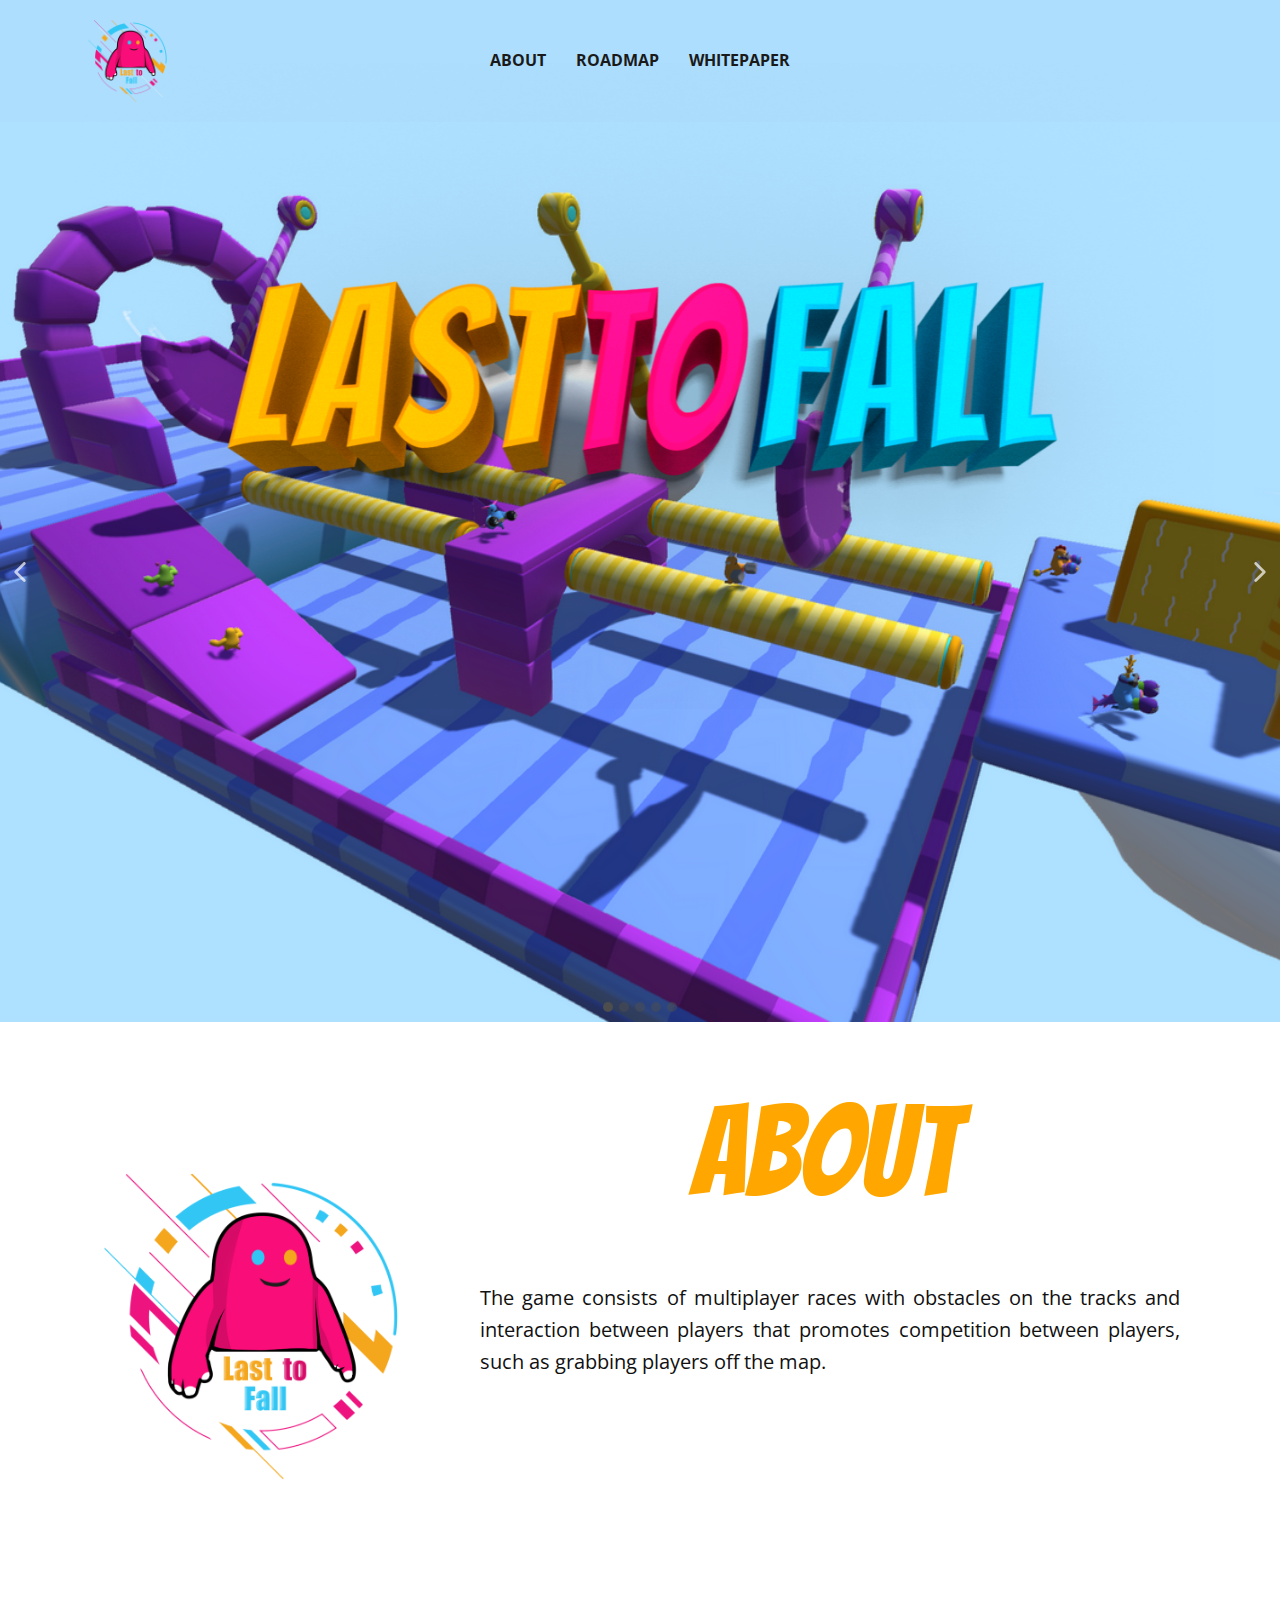
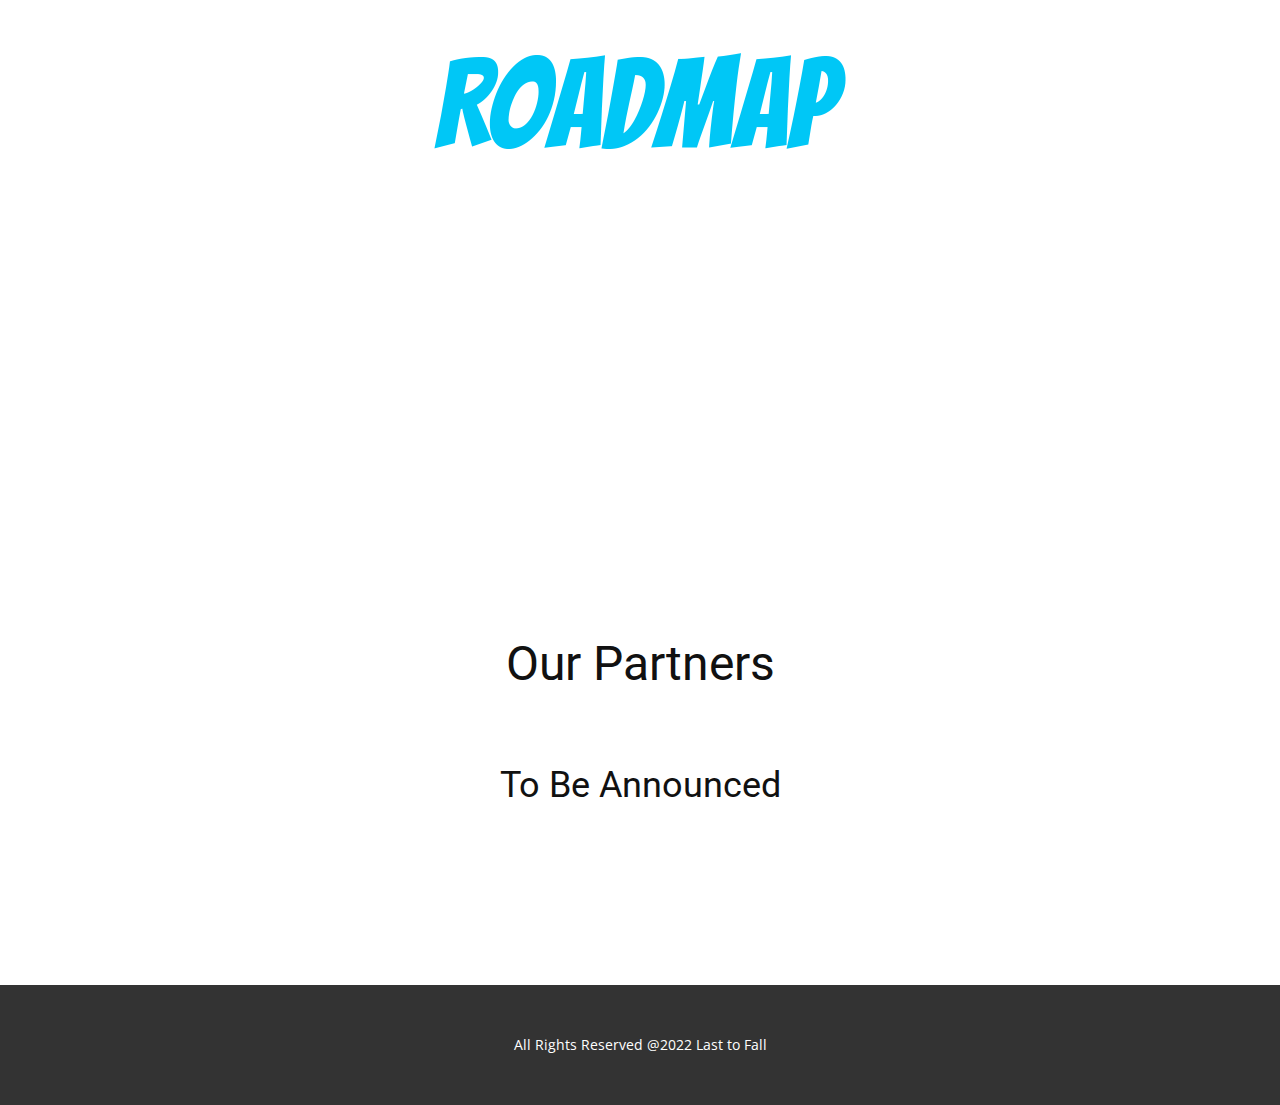
<file: Site/index.html>
<!DOCTYPE html>
<html style="font-size: 16px;">
  <head>
    <meta name="viewport" content="width=device-width, initial-scale=1.0">
    <meta charset="utf-8">
    <meta name="keywords" content="​​How to Promote Cre​ative Thinking, ​Your Kids is Our Future, Education and Learning, 01, 02, 03, 04, What We Do, Best Pre School Education!, ​Online Learning, ​Submit Your Resume, Testimonials, Our Clients Say, Our Clients Say">
    <meta name="description" content="">
    <meta name="page_type" content="np-template-header-footer-from-plugin">
    <title>Página Inicial</title>
    <link rel="stylesheet" href="nicepage.css" media="screen">
<link rel="stylesheet" href="Página-Inicial.css" media="screen">
    <script class="u-script" type="text/javascript" src="jquery.js" defer=""></script>
    <script class="u-script" type="text/javascript" src="nicepage.js" defer=""></script>
    <meta name="generator" content="Nicepage 4.7.1, nicepage.com">
    <link id="u-theme-google-font" rel="stylesheet" href="https://fonts.googleapis.com/css?family=Roboto:100,100i,300,300i,400,400i,500,500i,700,700i,900,900i|Open+Sans:300,300i,400,400i,500,500i,600,600i,700,700i,800,800i">
    
    
    
    
    
    <script type="application/ld+json">{
		"@context": "http://schema.org",
		"@type": "Organization",
		"name": "",
		"logo": "images/Last_to_Fall.png"
}</script>
    <meta name="theme-color" content="#2290f7">
    <meta property="og:title" content="Página Inicial">
    <meta property="og:type" content="website">
  </head>
  <body data-home-page="Página-Inicial.html" data-home-page-title="Página Inicial" class="u-body u-xl-mode"><header class="u-clearfix u-custom-color-2 u-header u-header" id="sec-f2d3"><div class="u-clearfix u-sheet u-sheet-1">
        <a href="https://nicepage.com" class="u-image u-logo u-image-1" data-image-width="1000" data-image-height="1000">
          <img src="images/Last_to_Fall.png" class="u-logo-image u-logo-image-1">
        </a>
        <nav class="u-menu u-menu-dropdown u-offcanvas u-menu-1">
          <div class="menu-collapse" style="font-size: 1rem; letter-spacing: 0px; font-weight: 700; text-transform: uppercase;">
            <a class="u-button-style u-custom-active-border-color u-custom-border u-custom-border-color u-custom-borders u-custom-hover-border-color u-custom-left-right-menu-spacing u-custom-padding-bottom u-custom-text-color u-custom-text-hover-color u-custom-top-bottom-menu-spacing u-nav-link u-text-active-palette-1-base u-text-hover-palette-2-base" href="#">
              <svg class="u-svg-link" viewBox="0 0 24 24"><use xmlns:xlink="http://www.w3.org/1999/xlink" xlink:href="#menu-hamburger"></use></svg>
              <svg class="u-svg-content" version="1.1" id="menu-hamburger" viewBox="0 0 16 16" x="0px" y="0px" xmlns:xlink="http://www.w3.org/1999/xlink" xmlns="http://www.w3.org/2000/svg"><g><rect y="1" width="16" height="2"></rect><rect y="7" width="16" height="2"></rect><rect y="13" width="16" height="2"></rect>
</g></svg>
            </a>
          </div>
          <div class="u-custom-menu u-nav-container">
            <ul class="u-nav u-spacing-30 u-unstyled u-nav-1"><li class="u-nav-item"><a class="u-border-2 u-border-active-palette-1-base u-border-hover-palette-1-base u-border-no-left u-border-no-right u-border-no-top u-button-style u-nav-link u-text-active-palette-1-base u-text-grey-90 u-text-hover-grey-90" href="Página-Inicial.html#about" data-page-id="35959161" style="padding: 10px 0px;">About</a>
</li><li class="u-nav-item"><a class="u-border-2 u-border-active-palette-1-base u-border-hover-palette-1-base u-border-no-left u-border-no-right u-border-no-top u-button-style u-nav-link u-text-active-palette-1-base u-text-grey-90 u-text-hover-grey-90" href="Página-Inicial.html#roadmap" data-page-id="35959161" style="padding: 10px 0px;">RoadMap</a>
</li><li class="u-nav-item"><a class="u-border-2 u-border-active-palette-1-base u-border-hover-palette-1-base u-border-no-left u-border-no-right u-border-no-top u-button-style u-nav-link u-text-active-palette-1-base u-text-grey-90 u-text-hover-grey-90" style="padding: 10px 0px;">WhitePaper</a>
</li></ul>
          </div>
          <div class="u-custom-menu u-nav-container-collapse">
            <div class="u-black u-container-style u-inner-container-layout u-opacity u-opacity-95 u-sidenav">
              <div class="u-inner-container-layout u-sidenav-overflow">
                <div class="u-menu-close"></div>
                <ul class="u-align-center u-nav u-popupmenu-items u-unstyled u-nav-2"><li class="u-nav-item"><a class="u-button-style u-nav-link" href="Página-Inicial.html#about" data-page-id="35959161" style="padding: 10px 0px;">About</a>
</li><li class="u-nav-item"><a class="u-button-style u-nav-link" href="Página-Inicial.html#roadmap" data-page-id="35959161" style="padding: 10px 0px;">RoadMap</a>
</li><li class="u-nav-item"><a class="u-button-style u-nav-link" style="padding: 10px 0px;">WhitePaper</a>
</li></ul>
              </div>
            </div>
            <div class="u-black u-menu-overlay u-opacity u-opacity-70"></div>
          </div>
        </nav>
      </div></header>
    <section class="u-align-center u-clearfix u-section-1" id="sec-a6c5">
      <div class="u-carousel u-expanded-width u-gallery u-gallery-slider u-layout-carousel u-no-transition u-show-text-on-hover u-gallery-1" data-interval="4000" data-u-ride="carousel" id="carousel-9387">
        <ol class="u-absolute-hcenter u-carousel-indicators u-carousel-indicators-1">
          <li data-u-target="#carousel-9387" data-u-slide-to="0" class="u-active u-grey-70 u-shape-circle" style="width: 10px; height: 10px;"></li>
          <li data-u-target="#carousel-9387" data-u-slide-to="1" class="u-grey-70 u-shape-circle" style="width: 10px; height: 10px;"></li>
          <li data-u-target="#carousel-9387" data-u-slide-to="2" class="u-grey-70 u-shape-circle" style="width: 10px; height: 10px;"></li>
          <li data-u-target="#carousel-9387" data-u-slide-to="3" class="u-grey-70 u-shape-circle" style="width: 10px; height: 10px;"></li>
          <li data-u-target="#carousel-9387" data-u-slide-to="4" class="u-grey-70 u-shape-circle" style="width: 10px; height: 10px;"></li>
        </ol>
        <div class="u-carousel-inner u-gallery-inner" role="listbox">
          <div class="u-active u-carousel-item u-effect-fade u-gallery-item u-carousel-item-1">
            <div class="u-back-slide" data-image-width="1600" data-image-height="743">
              <img class="u-back-image u-expanded" src="images/23.png">
            </div>
            <div class="u-align-center u-over-slide u-valign-bottom u-over-slide-1">
              <h3 class="u-gallery-heading"></h3>
              <p class="u-gallery-text"></p>
            </div>
          </div>
          <div class="u-carousel-item u-effect-fade u-gallery-item u-carousel-item-2">
            <div class="u-back-slide" data-image-width="1600" data-image-height="688">
              <img class="u-back-image u-expanded" src="images/imagem3-16.png">
            </div>
            <div class="u-align-center u-over-slide u-valign-bottom u-over-slide-2">
              <h3 class="u-gallery-heading"></h3>
              <p class="u-gallery-text"></p>
            </div>
          </div>
          <div class="u-carousel-item u-effect-fade u-gallery-item u-carousel-item-3" data-image-width="1600" data-image-height="688">
            <div class="u-back-slide">
              <img class="u-back-image u-expanded" src="images/imagem3.png">
            </div>
            <div class="u-align-center u-over-slide u-valign-bottom u-over-slide-3">
              <h3 class="u-gallery-heading"></h3>
              <p class="u-gallery-text"></p>
            </div>
            <style data-mode="XL"></style>
            <style data-mode="LG"></style>
            <style data-mode="MD"></style>
            <style data-mode="SM"></style>
            <style data-mode="XS"></style>
          </div>
          <div class="u-carousel-item u-effect-fade u-gallery-item u-carousel-item-4" data-image-width="1600" data-image-height="689">
            <div class="u-back-slide">
              <img class="u-back-image u-expanded" src="images/2.png">
            </div>
            <div class="u-align-center u-over-slide u-valign-bottom u-over-slide-4">
              <h3 class="u-gallery-heading"></h3>
              <p class="u-gallery-text"></p>
            </div>
            <style data-mode="XL"></style>
            <style data-mode="LG"></style>
            <style data-mode="MD"></style>
            <style data-mode="SM"></style>
            <style data-mode="XS"></style>
          </div>
          <div class="u-carousel-item u-effect-fade u-gallery-item u-carousel-item-5" data-image-width="1600" data-image-height="691">
            <div class="u-back-slide">
              <img class="u-back-image u-expanded" src="images/1.png">
            </div>
            <div class="u-align-center u-over-slide u-valign-bottom u-over-slide-5">
              <h3 class="u-gallery-heading"></h3>
              <p class="u-gallery-text"></p>
            </div>
            <style data-mode="XL"></style>
            <style data-mode="LG"></style>
            <style data-mode="MD"></style>
            <style data-mode="SM"></style>
            <style data-mode="XS"></style>
          </div>
        </div>
        <a class="u-absolute-vcenter u-carousel-control u-carousel-control-prev u-opacity u-opacity-70 u-text-white u-carousel-control-1" href="#carousel-9387" role="button" data-u-slide="prev">
          <span aria-hidden="true">
            <svg viewBox="0 0 451.847 451.847"><path d="M97.141,225.92c0-8.095,3.091-16.192,9.259-22.366L300.689,9.27c12.359-12.359,32.397-12.359,44.751,0
c12.354,12.354,12.354,32.388,0,44.748L173.525,225.92l171.903,171.909c12.354,12.354,12.354,32.391,0,44.744
c-12.354,12.365-32.386,12.365-44.745,0l-194.29-194.281C100.226,242.115,97.141,234.018,97.141,225.92z"></path></svg>
          </span>
          <span class="sr-only">
            <svg viewBox="0 0 451.847 451.847"><path d="M97.141,225.92c0-8.095,3.091-16.192,9.259-22.366L300.689,9.27c12.359-12.359,32.397-12.359,44.751,0
c12.354,12.354,12.354,32.388,0,44.748L173.525,225.92l171.903,171.909c12.354,12.354,12.354,32.391,0,44.744
c-12.354,12.365-32.386,12.365-44.745,0l-194.29-194.281C100.226,242.115,97.141,234.018,97.141,225.92z"></path></svg>
          </span>
        </a>
        <a class="u-absolute-vcenter u-carousel-control u-carousel-control-next u-opacity u-opacity-70 u-text-white u-carousel-control-2" href="#carousel-9387" role="button" data-u-slide="next">
          <span aria-hidden="true">
            <svg viewBox="0 0 451.846 451.847"><path d="M345.441,248.292L151.154,442.573c-12.359,12.365-32.397,12.365-44.75,0c-12.354-12.354-12.354-32.391,0-44.744
L278.318,225.92L106.409,54.017c-12.354-12.359-12.354-32.394,0-44.748c12.354-12.359,32.391-12.359,44.75,0l194.287,194.284
c6.177,6.18,9.262,14.271,9.262,22.366C354.708,234.018,351.617,242.115,345.441,248.292z"></path></svg>
          </span>
          <span class="sr-only">
            <svg viewBox="0 0 451.846 451.847"><path d="M345.441,248.292L151.154,442.573c-12.359,12.365-32.397,12.365-44.75,0c-12.354-12.354-12.354-32.391,0-44.744
L278.318,225.92L106.409,54.017c-12.354-12.359-12.354-32.394,0-44.748c12.354-12.359,32.391-12.359,44.75,0l194.287,194.284
c6.177,6.18,9.262,14.271,9.262,22.366C354.708,234.018,351.617,242.115,345.441,248.292z"></path></svg>
          </span>
        </a>
      </div>
      <img class="u-image u-image-default u-image-1" src="images/lasttofall3D3.png" alt="" data-image-width="1280" data-image-height="720">
    </section>
    <section class="u-clearfix u-white u-section-2" id="about">
      <div class="u-clearfix u-sheet u-sheet-1">
        <div class="u-clearfix u-expanded-width u-gutter-0 u-layout-spacing-vertical u-layout-wrap u-layout-wrap-1">
          <div class="u-layout">
            <div class="u-layout-row">
              <div class="u-size-20 u-size-60-md">
                <div class="u-layout-row">
                  <div class="u-container-style u-layout-cell u-left-cell u-size-60 u-layout-cell-1" src="">
                    <div class="u-container-layout u-valign-bottom u-container-layout-1">
                      <img class="u-expanded-width u-image u-image-1" data-image-width="1000" data-image-height="1000" src="images/Last_to_Fall-7.png">
                    </div>
                  </div>
                </div>
              </div>
              <div class="u-size-40 u-size-60-md">
                <div class="u-layout-col">
                  <div class="u-size-40">
                    <div class="u-layout-row">
                      <div class="u-align-left u-container-style u-layout-cell u-right-cell u-size-60 u-layout-cell-2">
                        <div class="u-container-layout u-container-layout-2">
                          <img class="u-image u-image-default u-image-2" src="images/ABOUT.png" alt="" data-image-width="285" data-image-height="95">
                        </div>
                      </div>
                    </div>
                  </div>
                  <div class="u-size-20">
                    <div class="u-layout-row">
                      <div class="u-align-justify u-container-style u-layout-cell u-right-cell u-size-60 u-layout-cell-3">
                        <div class="u-container-layout u-valign-top u-container-layout-3">
                          <p class="u-large-text u-text u-text-variant u-text-1"> The game consists of multiplayer races with obstacles on the tracks and interaction between players that promotes competition between players, such as grabbing players off the map.</p>
                        </div>
                      </div>
                    </div>
                  </div>
                </div>
              </div>
            </div>
          </div>
        </div>
      </div>
    </section>
    <section class="u-align-center u-clearfix u-section-3" id="roadmap">
      <div class="u-clearfix u-sheet u-sheet-1">
        <img class="u-image u-image-default u-image-1" src="images/ROADMAP.png" alt="" data-image-width="412" data-image-height="96">
        <div class="u-expanded-width-md u-expanded-width-sm u-expanded-width-xs u-list u-list-1">
          <div class="u-repeater u-repeater-1">
            <div class="u-align-left u-container-style u-list-item u-repeater-item u-shape-rectangle" data-animation-name="pulse" data-animation-duration="2000" data-animation-direction="">
              <div class="u-container-layout u-similar-container u-container-layout-1">
                <img class="u-image u-image-default u-preserve-proportions u-image-2" src="images/quarter23.png" alt="" data-image-width="248" data-image-height="54">
                <ul class="u-align-left u-text u-text-1">
                  <li> Site &amp; Market</li>
                  <li> Game Launch</li>
                </ul>
              </div>
            </div>
            <div class="u-align-left u-container-style u-list-item u-repeater-item u-shape-rectangle" data-animation-name="pulse" data-animation-duration="2000" data-animation-direction="">
              <div class="u-container-layout u-similar-container u-container-layout-2">
                <img class="u-image u-image-default u-preserve-proportions u-image-3" src="images/quarter32.png" alt="" data-image-width="247" data-image-height="54">
                <ul class="u-align-left u-text u-text-2">
                  <li> New Map Added</li>
                  <li> Breed Feature Added</li>
                  <li> Battle Pass Added</li>
                  <li>Fusion Feature Added<br>
                  </li>
                </ul>
              </div>
            </div>
            <div class="u-align-center u-container-style u-list-item u-repeater-item u-shape-rectangle" data-animation-name="pulse" data-animation-duration="2000" data-animation-direction="">
              <div class="u-container-layout u-similar-container u-container-layout-3">
                <img class="u-image u-image-default u-preserve-proportions u-image-4" src="images/quarter41.png" alt="" data-image-width="248" data-image-height="54">
                <ul class="u-align-left u-text u-text-3">
                  <li> New Game Mode</li>
                  <li> House System Feature Added</li>
                  <li> New Item Added</li>
                  <li>New NFT Collectible Pets Added<br>
                  </li>
                </ul>
              </div>
            </div>
          </div>
        </div>
      </div>
    </section>
    <section class="u-align-center u-clearfix u-section-4" id="sec-8587">
      <div class="u-clearfix u-sheet u-sheet-1">
        <h2 class="u-text u-text-default u-text-1">Our Partners</h2>
        <h1 class="u-text u-text-default u-text-2">To Be Announced</h1>
      </div>
    </section>
    <footer class="u-align-center u-clearfix u-footer u-grey-80 u-footer" id="sec-1152"><div class="u-clearfix u-sheet u-sheet-1">
        <p class="u-small-text u-text u-text-variant u-text-1"> All Rights Reserved @2022 Last to Fall</p>
      </div></footer>
  </body>
</html>
</file>
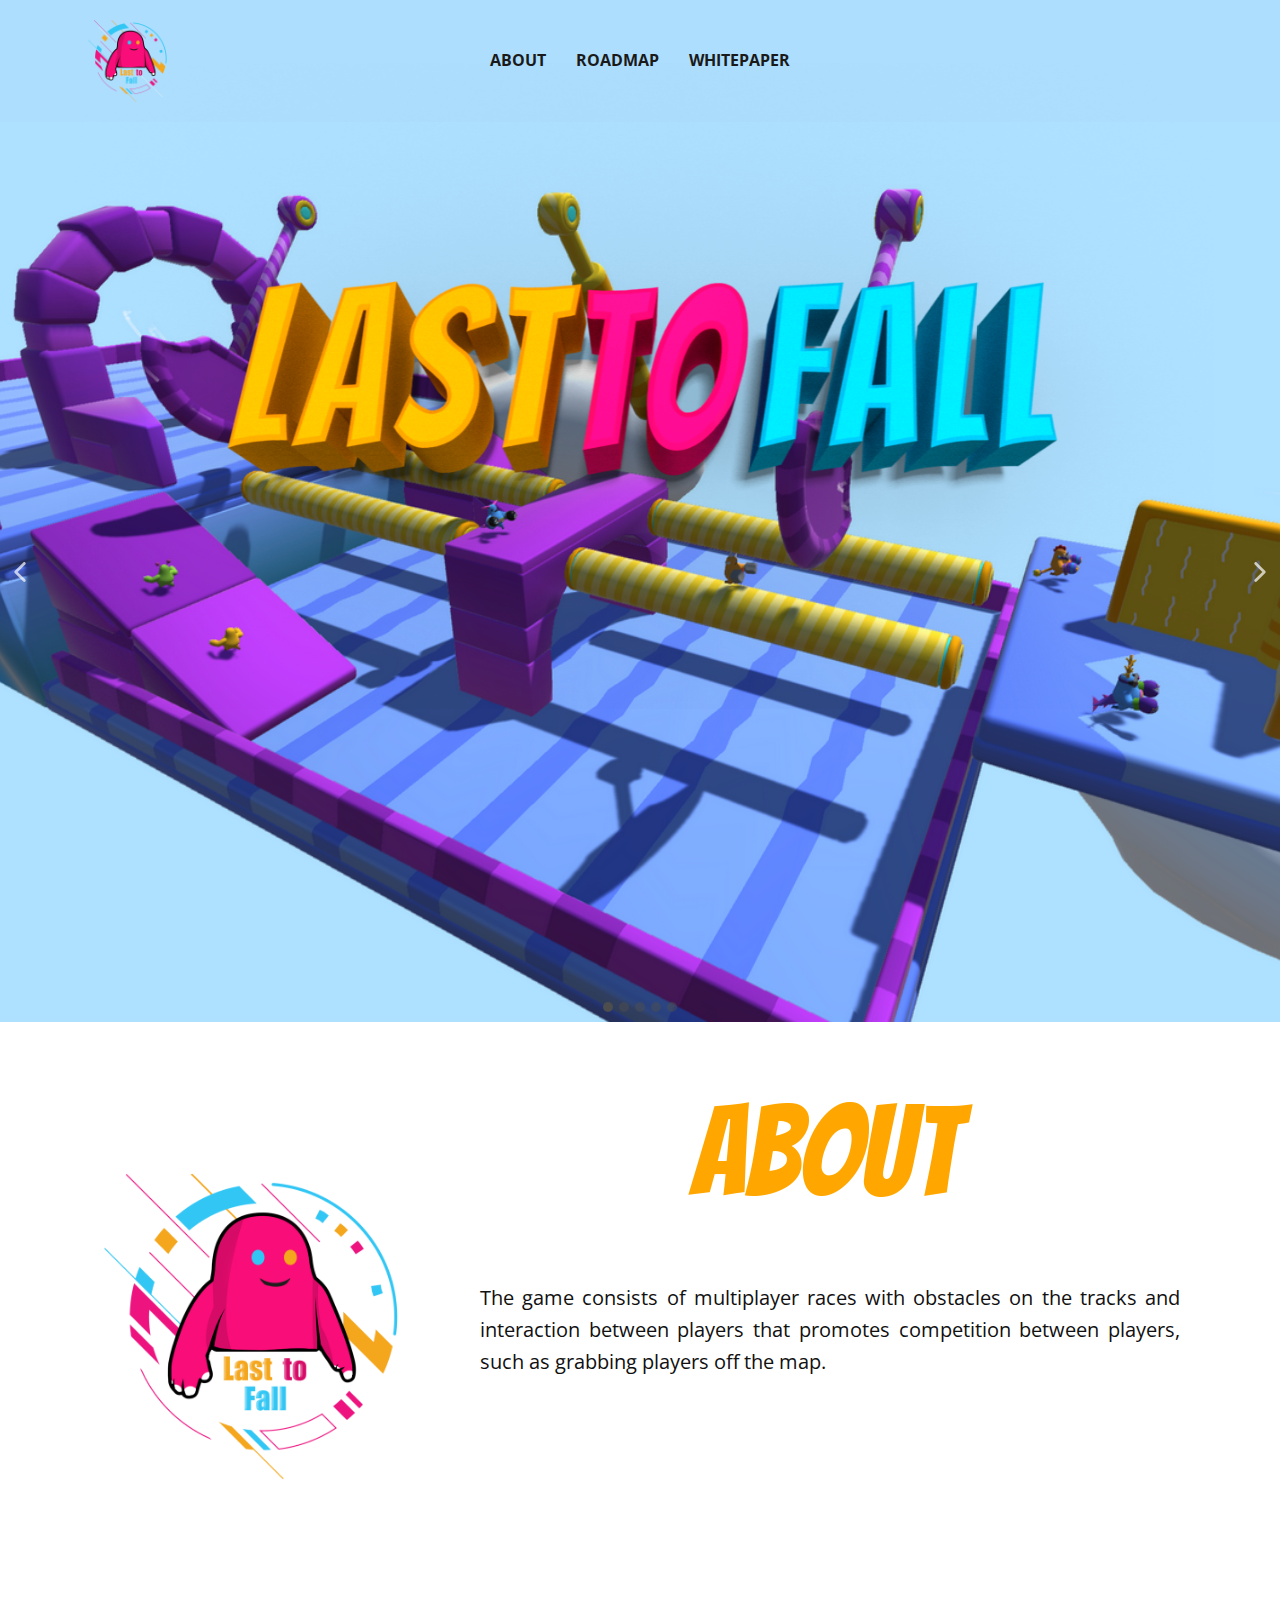
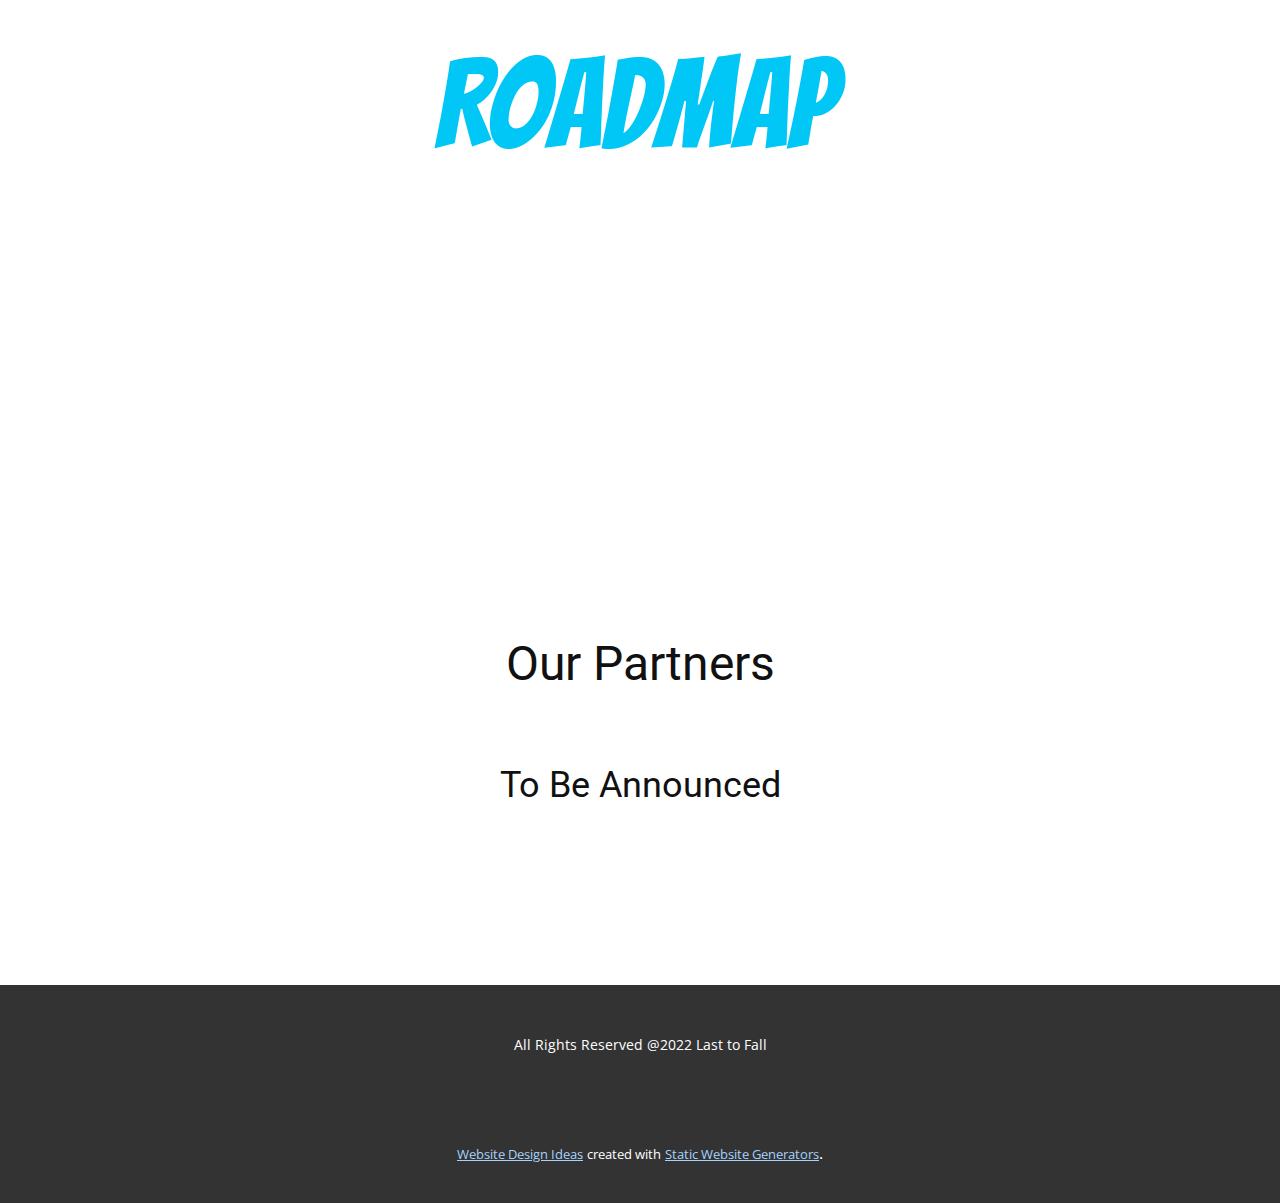
<file: Site/Página-Inicial.html>
<!DOCTYPE html>
<html style="font-size: 16px;">
  <head>
    <meta name="viewport" content="width=device-width, initial-scale=1.0">
    <meta charset="utf-8">
    <meta name="keywords" content="​​How to Promote Cre​ative Thinking, ​Your Kids is Our Future, Education and Learning, 01, 02, 03, 04, What We Do, Best Pre School Education!, ​Online Learning, ​Submit Your Resume, Testimonials, Our Clients Say, Our Clients Say">
    <meta name="description" content="">
    <meta name="page_type" content="np-template-header-footer-from-plugin">
    <title>Página Inicial</title>
    <link rel="stylesheet" href="nicepage.css" media="screen">
<link rel="stylesheet" href="Página-Inicial.css" media="screen">
    <script class="u-script" type="text/javascript" src="jquery.js" defer=""></script>
    <script class="u-script" type="text/javascript" src="nicepage.js" defer=""></script>
    <meta name="generator" content="Nicepage 4.7.1, nicepage.com">
    <link id="u-theme-google-font" rel="stylesheet" href="https://fonts.googleapis.com/css?family=Roboto:100,100i,300,300i,400,400i,500,500i,700,700i,900,900i|Open+Sans:300,300i,400,400i,500,500i,600,600i,700,700i,800,800i">
    
    
    
    
    
    <script type="application/ld+json">{
		"@context": "http://schema.org",
		"@type": "Organization",
		"name": "",
		"logo": "images/Last_to_Fall.png"
}</script>
    <meta name="theme-color" content="#2290f7">
    <meta property="og:title" content="Página Inicial">
    <meta property="og:type" content="website">
  </head>
  <body class="u-body u-xl-mode"><header class="u-clearfix u-custom-color-2 u-header u-header" id="sec-f2d3"><div class="u-clearfix u-sheet u-sheet-1">
        <a href="https://nicepage.com" class="u-image u-logo u-image-1" data-image-width="1000" data-image-height="1000">
          <img src="images/Last_to_Fall.png" class="u-logo-image u-logo-image-1">
        </a>
        <nav class="u-menu u-menu-dropdown u-offcanvas u-menu-1">
          <div class="menu-collapse" style="font-size: 1rem; letter-spacing: 0px; font-weight: 700; text-transform: uppercase;">
            <a class="u-button-style u-custom-active-border-color u-custom-border u-custom-border-color u-custom-borders u-custom-hover-border-color u-custom-left-right-menu-spacing u-custom-padding-bottom u-custom-text-color u-custom-text-hover-color u-custom-top-bottom-menu-spacing u-nav-link u-text-active-palette-1-base u-text-hover-palette-2-base" href="#">
              <svg class="u-svg-link" viewBox="0 0 24 24"><use xmlns:xlink="http://www.w3.org/1999/xlink" xlink:href="#menu-hamburger"></use></svg>
              <svg class="u-svg-content" version="1.1" id="menu-hamburger" viewBox="0 0 16 16" x="0px" y="0px" xmlns:xlink="http://www.w3.org/1999/xlink" xmlns="http://www.w3.org/2000/svg"><g><rect y="1" width="16" height="2"></rect><rect y="7" width="16" height="2"></rect><rect y="13" width="16" height="2"></rect>
</g></svg>
            </a>
          </div>
          <div class="u-custom-menu u-nav-container">
            <ul class="u-nav u-spacing-30 u-unstyled u-nav-1"><li class="u-nav-item"><a class="u-border-2 u-border-active-palette-1-base u-border-hover-palette-1-base u-border-no-left u-border-no-right u-border-no-top u-button-style u-nav-link u-text-active-palette-1-base u-text-grey-90 u-text-hover-grey-90" href="Página-Inicial.html#about" data-page-id="35959161" style="padding: 10px 0px;">About</a>
</li><li class="u-nav-item"><a class="u-border-2 u-border-active-palette-1-base u-border-hover-palette-1-base u-border-no-left u-border-no-right u-border-no-top u-button-style u-nav-link u-text-active-palette-1-base u-text-grey-90 u-text-hover-grey-90" href="Página-Inicial.html#roadmap" data-page-id="35959161" style="padding: 10px 0px;">RoadMap</a>
</li><li class="u-nav-item"><a class="u-border-2 u-border-active-palette-1-base u-border-hover-palette-1-base u-border-no-left u-border-no-right u-border-no-top u-button-style u-nav-link u-text-active-palette-1-base u-text-grey-90 u-text-hover-grey-90" style="padding: 10px 0px;">WhitePaper</a>
</li></ul>
          </div>
          <div class="u-custom-menu u-nav-container-collapse">
            <div class="u-black u-container-style u-inner-container-layout u-opacity u-opacity-95 u-sidenav">
              <div class="u-inner-container-layout u-sidenav-overflow">
                <div class="u-menu-close"></div>
                <ul class="u-align-center u-nav u-popupmenu-items u-unstyled u-nav-2"><li class="u-nav-item"><a class="u-button-style u-nav-link" href="Página-Inicial.html#about" data-page-id="35959161" style="padding: 10px 0px;">About</a>
</li><li class="u-nav-item"><a class="u-button-style u-nav-link" href="Página-Inicial.html#roadmap" data-page-id="35959161" style="padding: 10px 0px;">RoadMap</a>
</li><li class="u-nav-item"><a class="u-button-style u-nav-link" style="padding: 10px 0px;">WhitePaper</a>
</li></ul>
              </div>
            </div>
            <div class="u-black u-menu-overlay u-opacity u-opacity-70"></div>
          </div>
        </nav>
      </div></header>
    <section class="u-align-center u-clearfix u-section-1" id="sec-a6c5">
      <div class="u-carousel u-expanded-width u-gallery u-gallery-slider u-layout-carousel u-no-transition u-show-text-on-hover u-gallery-1" data-interval="4000" data-u-ride="carousel" id="carousel-9387">
        <ol class="u-absolute-hcenter u-carousel-indicators u-carousel-indicators-1">
          <li data-u-target="#carousel-9387" data-u-slide-to="0" class="u-active u-grey-70 u-shape-circle" style="width: 10px; height: 10px;"></li>
          <li data-u-target="#carousel-9387" data-u-slide-to="1" class="u-grey-70 u-shape-circle" style="width: 10px; height: 10px;"></li>
          <li data-u-target="#carousel-9387" data-u-slide-to="2" class="u-grey-70 u-shape-circle" style="width: 10px; height: 10px;"></li>
          <li data-u-target="#carousel-9387" data-u-slide-to="3" class="u-grey-70 u-shape-circle" style="width: 10px; height: 10px;"></li>
          <li data-u-target="#carousel-9387" data-u-slide-to="4" class="u-grey-70 u-shape-circle" style="width: 10px; height: 10px;"></li>
        </ol>
        <div class="u-carousel-inner u-gallery-inner" role="listbox">
          <div class="u-active u-carousel-item u-effect-fade u-gallery-item u-carousel-item-1">
            <div class="u-back-slide" data-image-width="1600" data-image-height="743">
              <img class="u-back-image u-expanded" src="images/23.png">
            </div>
            <div class="u-align-center u-over-slide u-valign-bottom u-over-slide-1">
              <h3 class="u-gallery-heading"></h3>
              <p class="u-gallery-text"></p>
            </div>
          </div>
          <div class="u-carousel-item u-effect-fade u-gallery-item u-carousel-item-2">
            <div class="u-back-slide" data-image-width="1600" data-image-height="688">
              <img class="u-back-image u-expanded" src="images/imagem3-16.png">
            </div>
            <div class="u-align-center u-over-slide u-valign-bottom u-over-slide-2">
              <h3 class="u-gallery-heading"></h3>
              <p class="u-gallery-text"></p>
            </div>
          </div>
          <div class="u-carousel-item u-effect-fade u-gallery-item u-carousel-item-3" data-image-width="1600" data-image-height="688">
            <div class="u-back-slide">
              <img class="u-back-image u-expanded" src="images/imagem3.png">
            </div>
            <div class="u-align-center u-over-slide u-valign-bottom u-over-slide-3">
              <h3 class="u-gallery-heading"></h3>
              <p class="u-gallery-text"></p>
            </div>
            <style data-mode="XL"></style>
            <style data-mode="LG"></style>
            <style data-mode="MD"></style>
            <style data-mode="SM"></style>
            <style data-mode="XS"></style>
          </div>
          <div class="u-carousel-item u-effect-fade u-gallery-item u-carousel-item-4" data-image-width="1600" data-image-height="689">
            <div class="u-back-slide">
              <img class="u-back-image u-expanded" src="images/2.png">
            </div>
            <div class="u-align-center u-over-slide u-valign-bottom u-over-slide-4">
              <h3 class="u-gallery-heading"></h3>
              <p class="u-gallery-text"></p>
            </div>
            <style data-mode="XL"></style>
            <style data-mode="LG"></style>
            <style data-mode="MD"></style>
            <style data-mode="SM"></style>
            <style data-mode="XS"></style>
          </div>
          <div class="u-carousel-item u-effect-fade u-gallery-item u-carousel-item-5" data-image-width="1600" data-image-height="691">
            <div class="u-back-slide">
              <img class="u-back-image u-expanded" src="images/1.png">
            </div>
            <div class="u-align-center u-over-slide u-valign-bottom u-over-slide-5">
              <h3 class="u-gallery-heading"></h3>
              <p class="u-gallery-text"></p>
            </div>
            <style data-mode="XL"></style>
            <style data-mode="LG"></style>
            <style data-mode="MD"></style>
            <style data-mode="SM"></style>
            <style data-mode="XS"></style>
          </div>
        </div>
        <a class="u-absolute-vcenter u-carousel-control u-carousel-control-prev u-opacity u-opacity-70 u-text-white u-carousel-control-1" href="#carousel-9387" role="button" data-u-slide="prev">
          <span aria-hidden="true">
            <svg viewBox="0 0 451.847 451.847"><path d="M97.141,225.92c0-8.095,3.091-16.192,9.259-22.366L300.689,9.27c12.359-12.359,32.397-12.359,44.751,0
c12.354,12.354,12.354,32.388,0,44.748L173.525,225.92l171.903,171.909c12.354,12.354,12.354,32.391,0,44.744
c-12.354,12.365-32.386,12.365-44.745,0l-194.29-194.281C100.226,242.115,97.141,234.018,97.141,225.92z"></path></svg>
          </span>
          <span class="sr-only">
            <svg viewBox="0 0 451.847 451.847"><path d="M97.141,225.92c0-8.095,3.091-16.192,9.259-22.366L300.689,9.27c12.359-12.359,32.397-12.359,44.751,0
c12.354,12.354,12.354,32.388,0,44.748L173.525,225.92l171.903,171.909c12.354,12.354,12.354,32.391,0,44.744
c-12.354,12.365-32.386,12.365-44.745,0l-194.29-194.281C100.226,242.115,97.141,234.018,97.141,225.92z"></path></svg>
          </span>
        </a>
        <a class="u-absolute-vcenter u-carousel-control u-carousel-control-next u-opacity u-opacity-70 u-text-white u-carousel-control-2" href="#carousel-9387" role="button" data-u-slide="next">
          <span aria-hidden="true">
            <svg viewBox="0 0 451.846 451.847"><path d="M345.441,248.292L151.154,442.573c-12.359,12.365-32.397,12.365-44.75,0c-12.354-12.354-12.354-32.391,0-44.744
L278.318,225.92L106.409,54.017c-12.354-12.359-12.354-32.394,0-44.748c12.354-12.359,32.391-12.359,44.75,0l194.287,194.284
c6.177,6.18,9.262,14.271,9.262,22.366C354.708,234.018,351.617,242.115,345.441,248.292z"></path></svg>
          </span>
          <span class="sr-only">
            <svg viewBox="0 0 451.846 451.847"><path d="M345.441,248.292L151.154,442.573c-12.359,12.365-32.397,12.365-44.75,0c-12.354-12.354-12.354-32.391,0-44.744
L278.318,225.92L106.409,54.017c-12.354-12.359-12.354-32.394,0-44.748c12.354-12.359,32.391-12.359,44.75,0l194.287,194.284
c6.177,6.18,9.262,14.271,9.262,22.366C354.708,234.018,351.617,242.115,345.441,248.292z"></path></svg>
          </span>
        </a>
      </div>
      <img class="u-image u-image-default u-image-1" src="images/lasttofall3D3.png" alt="" data-image-width="1280" data-image-height="720">
    </section>
    <section class="u-clearfix u-white u-section-2" id="about">
      <div class="u-clearfix u-sheet u-sheet-1">
        <div class="u-clearfix u-expanded-width u-gutter-0 u-layout-spacing-vertical u-layout-wrap u-layout-wrap-1">
          <div class="u-layout">
            <div class="u-layout-row">
              <div class="u-size-20 u-size-60-md">
                <div class="u-layout-row">
                  <div class="u-container-style u-layout-cell u-left-cell u-size-60 u-layout-cell-1" src="">
                    <div class="u-container-layout u-valign-bottom u-container-layout-1">
                      <img class="u-expanded-width u-image u-image-1" data-image-width="1000" data-image-height="1000" src="images/Last_to_Fall-7.png">
                    </div>
                  </div>
                </div>
              </div>
              <div class="u-size-40 u-size-60-md">
                <div class="u-layout-col">
                  <div class="u-size-40">
                    <div class="u-layout-row">
                      <div class="u-align-left u-container-style u-layout-cell u-right-cell u-size-60 u-layout-cell-2">
                        <div class="u-container-layout u-container-layout-2">
                          <img class="u-image u-image-default u-image-2" src="images/ABOUT.png" alt="" data-image-width="285" data-image-height="95">
                        </div>
                      </div>
                    </div>
                  </div>
                  <div class="u-size-20">
                    <div class="u-layout-row">
                      <div class="u-align-justify u-container-style u-layout-cell u-right-cell u-size-60 u-layout-cell-3">
                        <div class="u-container-layout u-valign-top u-container-layout-3">
                          <p class="u-large-text u-text u-text-variant u-text-1"> The game consists of multiplayer races with obstacles on the tracks and interaction between players that promotes competition between players, such as grabbing players off the map.</p>
                        </div>
                      </div>
                    </div>
                  </div>
                </div>
              </div>
            </div>
          </div>
        </div>
      </div>
    </section>
    <section class="u-align-center u-clearfix u-section-3" id="roadmap">
      <div class="u-clearfix u-sheet u-sheet-1">
        <img class="u-image u-image-default u-image-1" src="images/ROADMAP.png" alt="" data-image-width="412" data-image-height="96">
        <div class="u-expanded-width-md u-expanded-width-sm u-expanded-width-xs u-list u-list-1">
          <div class="u-repeater u-repeater-1">
            <div class="u-align-left u-container-style u-list-item u-repeater-item u-shape-rectangle" data-animation-name="pulse" data-animation-duration="2000" data-animation-direction="">
              <div class="u-container-layout u-similar-container u-container-layout-1">
                <img class="u-image u-image-default u-preserve-proportions u-image-2" src="images/quarter23.png" alt="" data-image-width="248" data-image-height="54">
                <ul class="u-align-left u-text u-text-1">
                  <li> Site &amp; Market</li>
                  <li> Game Launch</li>
                </ul>
              </div>
            </div>
            <div class="u-align-left u-container-style u-list-item u-repeater-item u-shape-rectangle" data-animation-name="pulse" data-animation-duration="2000" data-animation-direction="">
              <div class="u-container-layout u-similar-container u-container-layout-2">
                <img class="u-image u-image-default u-preserve-proportions u-image-3" src="images/quarter32.png" alt="" data-image-width="247" data-image-height="54">
                <ul class="u-align-left u-text u-text-2">
                  <li> New Map Added</li>
                  <li> Breed Feature Added</li>
                  <li> Battle Pass Added</li>
                  <li>Fusion Feature Added<br>
                  </li>
                </ul>
              </div>
            </div>
            <div class="u-align-center u-container-style u-list-item u-repeater-item u-shape-rectangle" data-animation-name="pulse" data-animation-duration="2000" data-animation-direction="">
              <div class="u-container-layout u-similar-container u-container-layout-3">
                <img class="u-image u-image-default u-preserve-proportions u-image-4" src="images/quarter41.png" alt="" data-image-width="248" data-image-height="54">
                <ul class="u-align-left u-text u-text-3">
                  <li> New Game Mode</li>
                  <li> House System Feature Added</li>
                  <li> New Item Added</li>
                  <li>New NFT Collectible Pets Added<br>
                  </li>
                </ul>
              </div>
            </div>
          </div>
        </div>
      </div>
    </section>
    <section class="u-align-center u-clearfix u-section-4" id="sec-8587">
      <div class="u-clearfix u-sheet u-sheet-1">
        <h2 class="u-text u-text-default u-text-1">Our Partners</h2>
        <h1 class="u-text u-text-default u-text-2">To Be Announced</h1>
      </div>
    </section>
    
    
    <footer class="u-align-center u-clearfix u-footer u-grey-80 u-footer" id="sec-1152"><div class="u-clearfix u-sheet u-sheet-1">
        <p class="u-small-text u-text u-text-variant u-text-1"> All Rights Reserved @2022 Last to Fall</p>
      </div></footer>
    <section class="u-backlink u-clearfix u-grey-80">
      <a class="u-link" href="https://nicepage.com/website-design" target="_blank">
        <span>Website Design Ideas</span>
      </a>
      <p class="u-text">
        <span>created with</span>
      </p>
      <a class="u-link" href="https://nicepage.com/static-site-generator" target="_blank">
        <span>Static Website Generators</span>
      </a>. 
    </section>
  </body>
</html>
</file>
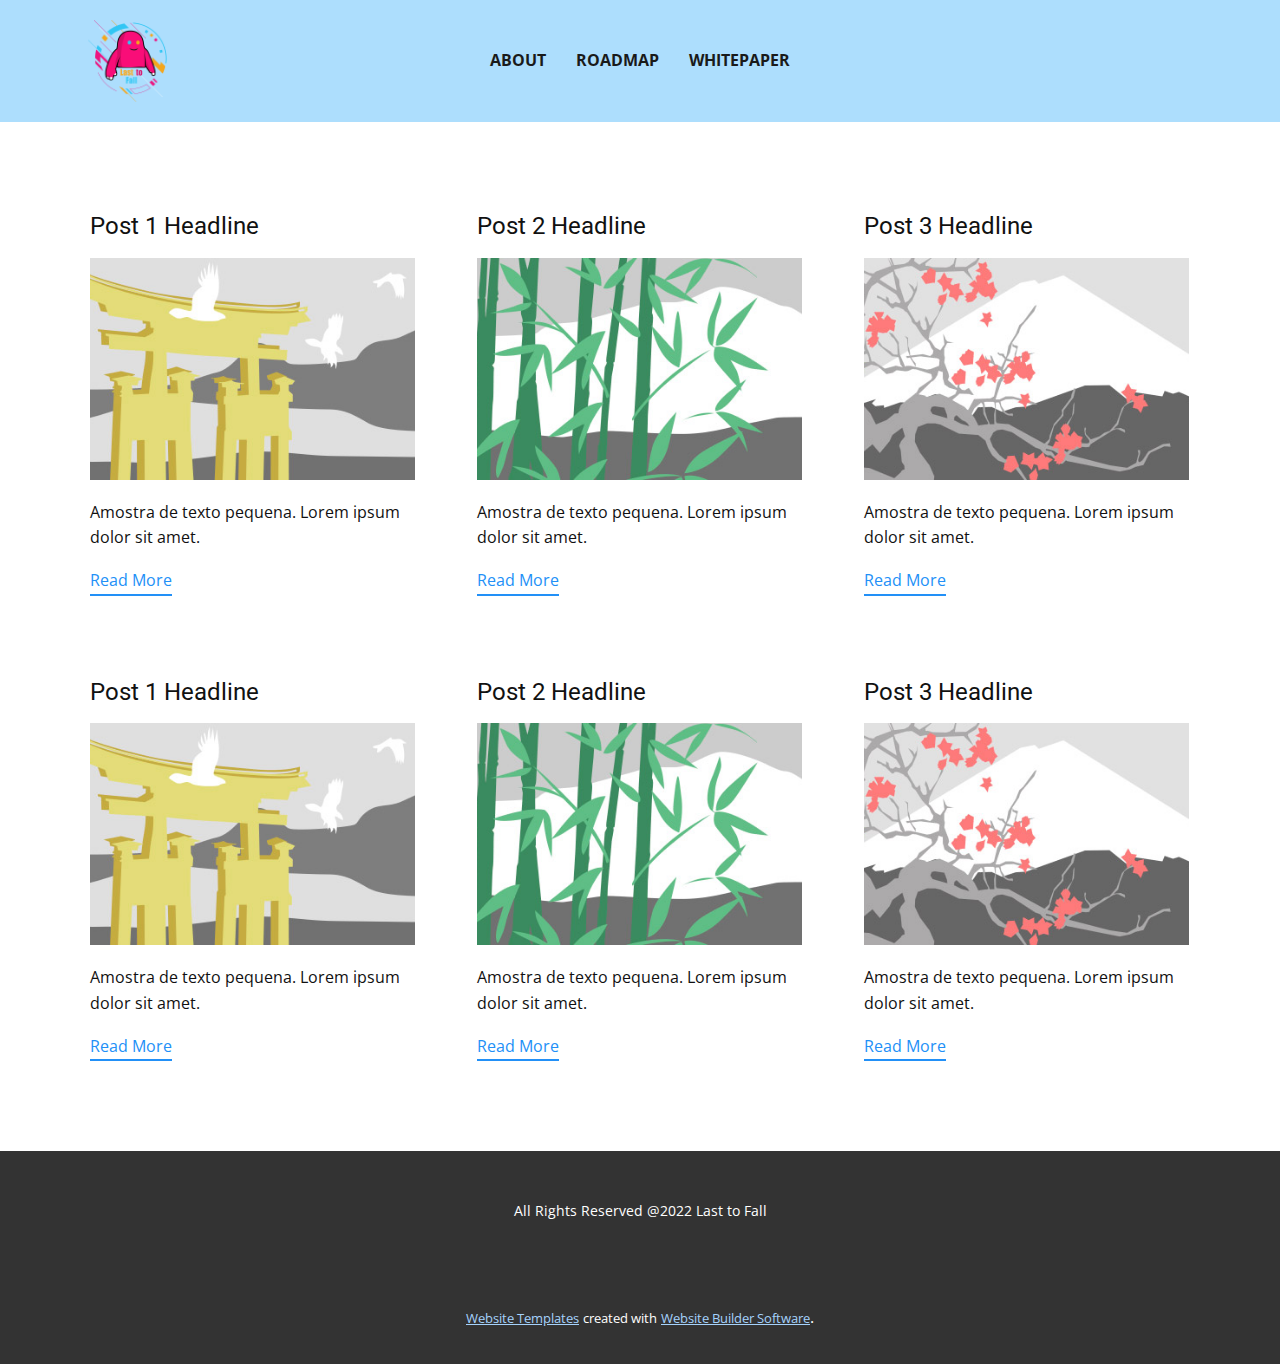
<file: Site/blog/blog.html>
<html style="font-size: 16px;"><head>
    <meta name="viewport" content="width=device-width, initial-scale=1.0">
    <meta charset="utf-8">
    <meta name="keywords" content="">
    <meta name="description" content="">
    <meta name="page_type" content="np-template-header-footer-from-plugin">
    <title>Blog Template</title>
    <link rel="stylesheet" href="../nicepage.css" media="screen">
<link rel="stylesheet" href="../Blog-Template.css" media="screen">
    <script class="u-script" type="text/javascript" src="../jquery.js" defer=""></script>
    <script class="u-script" type="text/javascript" src="../nicepage.js" defer=""></script>
    <meta name="generator" content="Nicepage 4.7.1, nicepage.com">
    <link id="u-theme-google-font" rel="stylesheet" href="https://fonts.googleapis.com/css?family=Roboto:100,100i,300,300i,400,400i,500,500i,700,700i,900,900i|Open+Sans:300,300i,400,400i,500,500i,600,600i,700,700i,800,800i">
    
    
    <script type="application/ld+json">{
		"@context": "http://schema.org",
		"@type": "Organization",
		"name": "",
		"logo": "images/Last_to_Fall.png"
}</script>
    <meta name="theme-color" content="#2290f7">
  </head>
  <body class="u-body u-xl-mode"><header class="u-clearfix u-custom-color-2 u-header u-header" id="sec-f2d3"><div class="u-clearfix u-sheet u-sheet-1">
        <a href="https://nicepage.com" class="u-image u-logo u-image-1" data-image-width="1000" data-image-height="1000">
          <img src="../images/Last_to_Fall.png" class="u-logo-image u-logo-image-1">
        </a>
        <nav class="u-menu u-menu-dropdown u-offcanvas u-menu-1">
          <div class="menu-collapse" style="font-size: 1rem; letter-spacing: 0px; font-weight: 700; text-transform: uppercase;">
            <a class="u-button-style u-custom-active-border-color u-custom-border u-custom-border-color u-custom-borders u-custom-hover-border-color u-custom-left-right-menu-spacing u-custom-padding-bottom u-custom-text-color u-custom-text-hover-color u-custom-top-bottom-menu-spacing u-nav-link u-text-active-palette-1-base u-text-hover-palette-2-base" href="#">
              <svg class="u-svg-link" viewBox="0 0 24 24"><use xmlns:xlink="http://www.w3.org/1999/xlink" xlink:href="#menu-hamburger"></use></svg>
              <svg class="u-svg-content" version="1.1" id="menu-hamburger" viewBox="0 0 16 16" x="0px" y="0px" xmlns:xlink="http://www.w3.org/1999/xlink" xmlns="http://www.w3.org/2000/svg"><g><rect y="1" width="16" height="2"></rect><rect y="7" width="16" height="2"></rect><rect y="13" width="16" height="2"></rect>
</g></svg>
            </a>
          </div>
          <div class="u-custom-menu u-nav-container">
            <ul class="u-nav u-spacing-30 u-unstyled u-nav-1"><li class="u-nav-item"><a class="u-border-2 u-border-active-palette-1-base u-border-hover-palette-1-base u-border-no-left u-border-no-right u-border-no-top u-button-style u-nav-link u-text-active-palette-1-base u-text-grey-90 u-text-hover-grey-90" href="../Página-Inicial.html#about" data-page-id="35959161" style="padding: 10px 0px;">About</a>
</li><li class="u-nav-item"><a class="u-border-2 u-border-active-palette-1-base u-border-hover-palette-1-base u-border-no-left u-border-no-right u-border-no-top u-button-style u-nav-link u-text-active-palette-1-base u-text-grey-90 u-text-hover-grey-90" href="../Página-Inicial.html#roadmap" data-page-id="35959161" style="padding: 10px 0px;">RoadMap</a>
</li><li class="u-nav-item"><a class="u-border-2 u-border-active-palette-1-base u-border-hover-palette-1-base u-border-no-left u-border-no-right u-border-no-top u-button-style u-nav-link u-text-active-palette-1-base u-text-grey-90 u-text-hover-grey-90" style="padding: 10px 0px;">WhitePaper</a>
</li></ul>
          </div>
          <div class="u-custom-menu u-nav-container-collapse">
            <div class="u-black u-container-style u-inner-container-layout u-opacity u-opacity-95 u-sidenav">
              <div class="u-inner-container-layout u-sidenav-overflow">
                <div class="u-menu-close"></div>
                <ul class="u-align-center u-nav u-popupmenu-items u-unstyled u-nav-2"><li class="u-nav-item"><a class="u-button-style u-nav-link" href="../Página-Inicial.html#about" data-page-id="35959161" style="padding: 10px 0px;">About</a>
</li><li class="u-nav-item"><a class="u-button-style u-nav-link" href="../Página-Inicial.html#roadmap" data-page-id="35959161" style="padding: 10px 0px;">RoadMap</a>
</li><li class="u-nav-item"><a class="u-button-style u-nav-link" style="padding: 10px 0px;">WhitePaper</a>
</li></ul>
              </div>
            </div>
            <div class="u-black u-menu-overlay u-opacity u-opacity-70"></div>
          </div>
        </nav>
      </div></header>
    <section class="u-clearfix u-section-1" id="sec-9ffa">
      <div class="u-clearfix u-sheet u-valign-middle u-sheet-1"><!--blog--><!--blog_options_json--><!--{"type":"Recent","source":"","tags":"","count":""}--><!--/blog_options_json-->
        <div class="u-blog u-expanded-width u-repeater u-repeater-1"><!--blog_post-->
          <div class="u-blog-post u-container-style u-repeater-item u-white u-repeater-item-1">
            <div class="u-container-layout u-similar-container u-valign-top u-container-layout-1"><!--blog_post_header-->
              <h4 class="u-blog-control u-text u-text-1">
                <a class="u-post-header-link" href="../blog/post-5.html"><!--blog_post_header_content-->Post 1 Headline<!--/blog_post_header_content--></a>
              </h4><!--/blog_post_header--><!--blog_post_image-->
              <a class="u-post-header-link" href="../blog/post-5.html"><img alt="" class="u-blog-control u-expanded-width u-image u-image-default u-image-1" src="[data-uri]"></a><!--/blog_post_image--><!--blog_post_content-->
              <div class="u-blog-control u-post-content u-text u-text-2 fr-view">Amostra de texto pequena. Lorem ipsum dolor sit amet.</div><!--/blog_post_content--><!--blog_post_readmore-->
              <a href="../blog/post-5.html" class="u-blog-control u-border-2 u-border-palette-1-base u-btn u-btn-rectangle u-button-style u-none u-btn-1"><!--blog_post_readmore_content--><!--options_json--><!--{"content":"Read More","defaultValue":"Ler Mais"}--><!--/options_json-->Read More<!--/blog_post_readmore_content--></a><!--/blog_post_readmore-->
            </div>
          </div><div class="u-blog-post u-container-style u-repeater-item u-video-cover u-white">
            <div class="u-container-layout u-similar-container u-valign-top u-container-layout-2"><!--blog_post_header-->
              <h4 class="u-blog-control u-text u-text-3">
                <a class="u-post-header-link" href="../blog/post-4.html"><!--blog_post_header_content-->Post 2 Headline<!--/blog_post_header_content--></a>
              </h4><!--/blog_post_header--><!--blog_post_image-->
              <a class="u-post-header-link" href="../blog/post-4.html"><img alt="" class="u-blog-control u-expanded-width u-image u-image-default u-image-2" src="[data-uri]"></a><!--/blog_post_image--><!--blog_post_content-->
              <div class="u-blog-control u-post-content u-text u-text-4 fr-view">Amostra de texto pequena. Lorem ipsum dolor sit amet.</div><!--/blog_post_content--><!--blog_post_readmore-->
              <a href="../blog/post-4.html" class="u-blog-control u-border-2 u-border-palette-1-base u-btn u-btn-rectangle u-button-style u-none u-btn-2"><!--blog_post_readmore_content--><!--options_json--><!--{"content":"Read More","defaultValue":"Ler Mais"}--><!--/options_json-->Read More<!--/blog_post_readmore_content--></a><!--/blog_post_readmore-->
            </div>
          </div><div class="u-blog-post u-container-style u-repeater-item u-video-cover u-white">
            <div class="u-container-layout u-similar-container u-valign-top u-container-layout-3"><!--blog_post_header-->
              <h4 class="u-blog-control u-text u-text-5">
                <a class="u-post-header-link" href="../blog/post-3.html"><!--blog_post_header_content-->Post 3 Headline<!--/blog_post_header_content--></a>
              </h4><!--/blog_post_header--><!--blog_post_image-->
              <a class="u-post-header-link" href="../blog/post-3.html"><img alt="" class="u-blog-control u-expanded-width u-image u-image-default u-image-3" src="[data-uri]"></a><!--/blog_post_image--><!--blog_post_content-->
              <div class="u-blog-control u-post-content u-text u-text-6 fr-view">Amostra de texto pequena. Lorem ipsum dolor sit amet.</div><!--/blog_post_content--><!--blog_post_readmore-->
              <a href="../blog/post-3.html" class="u-blog-control u-border-2 u-border-palette-1-base u-btn u-btn-rectangle u-button-style u-none u-btn-3"><!--blog_post_readmore_content--><!--options_json--><!--{"content":"Read More","defaultValue":"Ler Mais"}--><!--/options_json-->Read More<!--/blog_post_readmore_content--></a><!--/blog_post_readmore-->
            </div>
          </div><div class="u-blog-post u-container-style u-repeater-item u-white u-repeater-item-1">
            <div class="u-container-layout u-similar-container u-valign-top u-container-layout-1"><!--blog_post_header-->
              <h4 class="u-blog-control u-text u-text-1">
                <a class="u-post-header-link" href="../blog/post-2.html"><!--blog_post_header_content-->Post 1 Headline<!--/blog_post_header_content--></a>
              </h4><!--/blog_post_header--><!--blog_post_image-->
              <a class="u-post-header-link" href="../blog/post-2.html"><img alt="" class="u-blog-control u-expanded-width u-image u-image-default u-image-1" src="[data-uri]"></a><!--/blog_post_image--><!--blog_post_content-->
              <div class="u-blog-control u-post-content u-text u-text-2 fr-view">Amostra de texto pequena. Lorem ipsum dolor sit amet.</div><!--/blog_post_content--><!--blog_post_readmore-->
              <a href="../blog/post-2.html" class="u-blog-control u-border-2 u-border-palette-1-base u-btn u-btn-rectangle u-button-style u-none u-btn-1"><!--blog_post_readmore_content--><!--options_json--><!--{"content":"Read More","defaultValue":"Ler Mais"}--><!--/options_json-->Read More<!--/blog_post_readmore_content--></a><!--/blog_post_readmore-->
            </div>
          </div><div class="u-blog-post u-container-style u-repeater-item u-video-cover u-white">
            <div class="u-container-layout u-similar-container u-valign-top u-container-layout-2"><!--blog_post_header-->
              <h4 class="u-blog-control u-text u-text-3">
                <a class="u-post-header-link" href="../blog/post-1.html"><!--blog_post_header_content-->Post 2 Headline<!--/blog_post_header_content--></a>
              </h4><!--/blog_post_header--><!--blog_post_image-->
              <a class="u-post-header-link" href="../blog/post-1.html"><img alt="" class="u-blog-control u-expanded-width u-image u-image-default u-image-2" src="[data-uri]"></a><!--/blog_post_image--><!--blog_post_content-->
              <div class="u-blog-control u-post-content u-text u-text-4 fr-view">Amostra de texto pequena. Lorem ipsum dolor sit amet.</div><!--/blog_post_content--><!--blog_post_readmore-->
              <a href="../blog/post-1.html" class="u-blog-control u-border-2 u-border-palette-1-base u-btn u-btn-rectangle u-button-style u-none u-btn-2"><!--blog_post_readmore_content--><!--options_json--><!--{"content":"Read More","defaultValue":"Ler Mais"}--><!--/options_json-->Read More<!--/blog_post_readmore_content--></a><!--/blog_post_readmore-->
            </div>
          </div><div class="u-blog-post u-container-style u-repeater-item u-video-cover u-white">
            <div class="u-container-layout u-similar-container u-valign-top u-container-layout-3"><!--blog_post_header-->
              <h4 class="u-blog-control u-text u-text-5">
                <a class="u-post-header-link" href="../blog/post.html"><!--blog_post_header_content-->Post 3 Headline<!--/blog_post_header_content--></a>
              </h4><!--/blog_post_header--><!--blog_post_image-->
              <a class="u-post-header-link" href="../blog/post.html"><img alt="" class="u-blog-control u-expanded-width u-image u-image-default u-image-3" src="[data-uri]"></a><!--/blog_post_image--><!--blog_post_content-->
              <div class="u-blog-control u-post-content u-text u-text-6 fr-view">Amostra de texto pequena. Lorem ipsum dolor sit amet.</div><!--/blog_post_content--><!--blog_post_readmore-->
              <a href="../blog/post.html" class="u-blog-control u-border-2 u-border-palette-1-base u-btn u-btn-rectangle u-button-style u-none u-btn-3"><!--blog_post_readmore_content--><!--options_json--><!--{"content":"Read More","defaultValue":"Ler Mais"}--><!--/options_json-->Read More<!--/blog_post_readmore_content--></a><!--/blog_post_readmore-->
            </div>
          </div><!--/blog_post--><!--blog_post-->
          <!--/blog_post--><!--blog_post-->
          <!--/blog_post-->
        </div><!--/blog-->
      </div>
    </section>
    
    
    <footer class="u-align-center u-clearfix u-footer u-grey-80 u-footer" id="sec-1152"><div class="u-clearfix u-sheet u-sheet-1">
        <p class="u-small-text u-text u-text-variant u-text-1"> All Rights Reserved @2022 Last to Fall</p>
      </div></footer>
    <section class="u-backlink u-clearfix u-grey-80">
      <a class="u-link" href="https://nicepage.com/website-templates" target="_blank">
        <span>Website Templates</span>
      </a>
      <p class="u-text">
        <span>created with</span>
      </p>
      <a class="u-link" href="" target="_blank">
        <span>Website Builder Software</span>
      </a>. 
    </section>
  
</body></html>
</file>
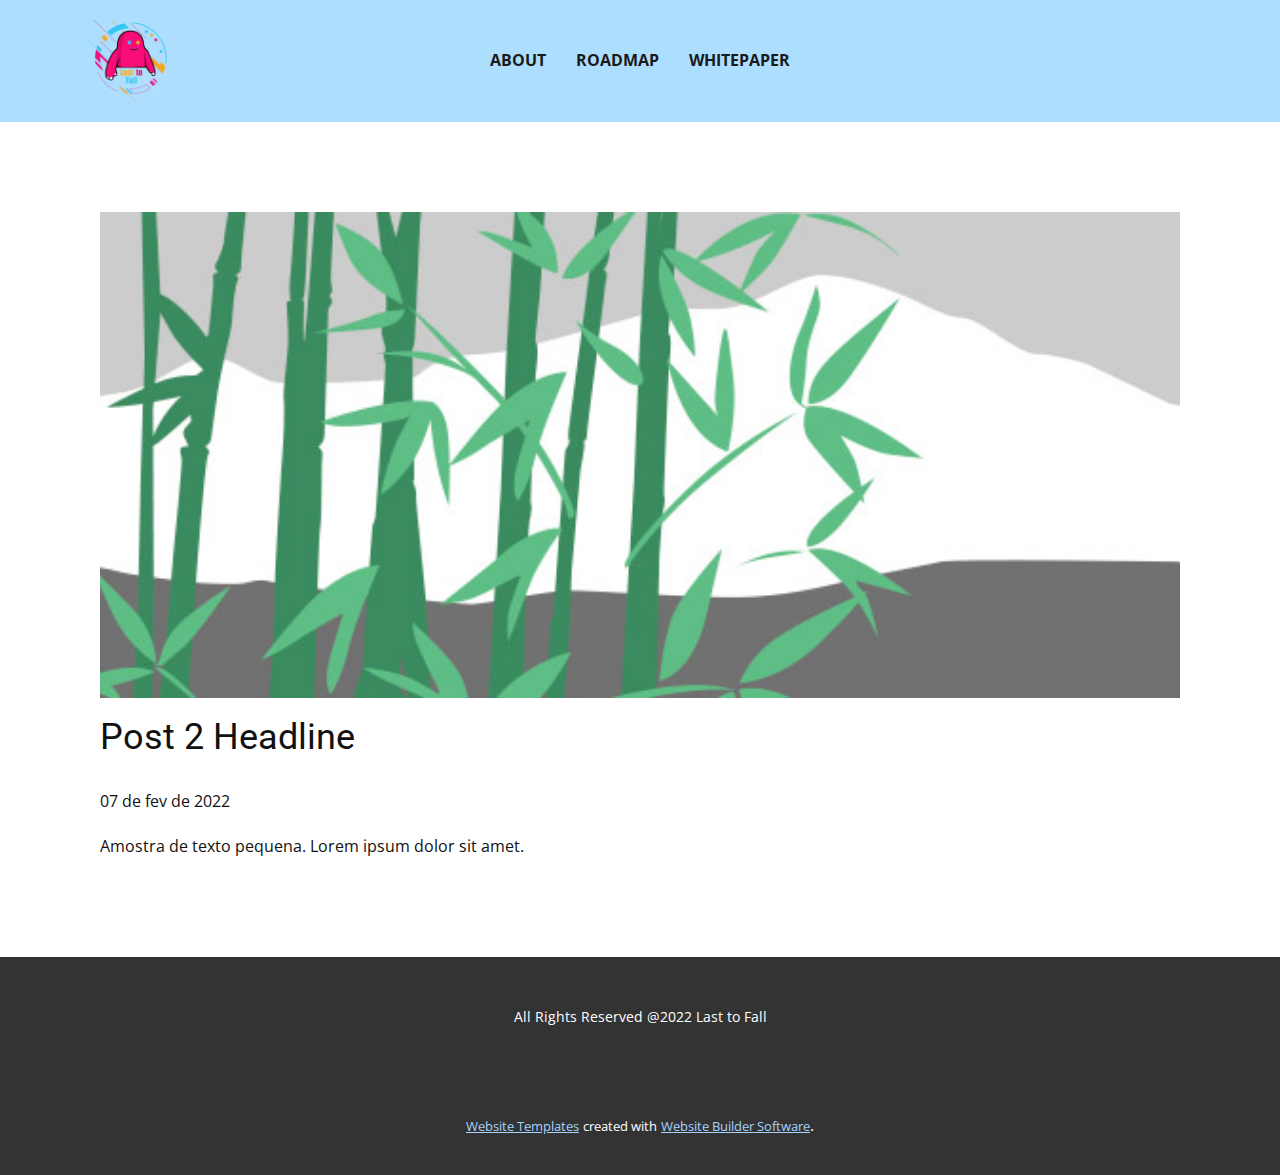
<file: Site/blog/post-1.html>
<!doctype html>
<html style="font-size: 16px;"><head>
    <meta name="viewport" content="width=device-width, initial-scale=1.0">
    <meta charset="utf-8">
    <meta name="keywords" content="Post 1 Headline">
    <meta name="description" content="">
    <meta name="page_type" content="np-template-header-footer-from-plugin">
    <title>Post 2 Headline</title>
    <link rel="stylesheet" href="../nicepage.css" media="screen">
<link rel="stylesheet" href="../Post-Template.css" media="screen">
    <script class="u-script" type="text/javascript" src="../jquery.js" defer=""></script>
    <script class="u-script" type="text/javascript" src="../nicepage.js" defer=""></script>
    <meta name="generator" content="Nicepage 4.7.1, nicepage.com">
    <link id="u-theme-google-font" rel="stylesheet" href="https://fonts.googleapis.com/css?family=Roboto:100,100i,300,300i,400,400i,500,500i,700,700i,900,900i|Open+Sans:300,300i,400,400i,500,500i,600,600i,700,700i,800,800i">
    
    
    <script type="application/ld+json">{
		"@context": "http://schema.org",
		"@type": "Organization",
		"name": "",
		"logo": "images/Last_to_Fall.png"
}</script>
    <meta name="theme-color" content="#2290f7">
  </head>
  <body class="u-body u-xl-mode"><header class="u-clearfix u-custom-color-2 u-header u-header" id="sec-f2d3"><div class="u-clearfix u-sheet u-sheet-1">
        <a href="https://nicepage.com" class="u-image u-logo u-image-1" data-image-width="1000" data-image-height="1000">
          <img src="../images/Last_to_Fall.png" class="u-logo-image u-logo-image-1">
        </a>
        <nav class="u-menu u-menu-dropdown u-offcanvas u-menu-1">
          <div class="menu-collapse" style="font-size: 1rem; letter-spacing: 0px; font-weight: 700; text-transform: uppercase;">
            <a class="u-button-style u-custom-active-border-color u-custom-border u-custom-border-color u-custom-borders u-custom-hover-border-color u-custom-left-right-menu-spacing u-custom-padding-bottom u-custom-text-color u-custom-text-hover-color u-custom-top-bottom-menu-spacing u-nav-link u-text-active-palette-1-base u-text-hover-palette-2-base" href="#">
              <svg class="u-svg-link" viewBox="0 0 24 24"><use xmlns:xlink="http://www.w3.org/1999/xlink" xlink:href="#menu-hamburger"></use></svg>
              <svg class="u-svg-content" version="1.1" id="menu-hamburger" viewBox="0 0 16 16" x="0px" y="0px" xmlns:xlink="http://www.w3.org/1999/xlink" xmlns="http://www.w3.org/2000/svg"><g><rect y="1" width="16" height="2"></rect><rect y="7" width="16" height="2"></rect><rect y="13" width="16" height="2"></rect>
</g></svg>
            </a>
          </div>
          <div class="u-custom-menu u-nav-container">
            <ul class="u-nav u-spacing-30 u-unstyled u-nav-1"><li class="u-nav-item"><a class="u-border-2 u-border-active-palette-1-base u-border-hover-palette-1-base u-border-no-left u-border-no-right u-border-no-top u-button-style u-nav-link u-text-active-palette-1-base u-text-grey-90 u-text-hover-grey-90" href="../Página-Inicial.html#about" data-page-id="35959161" style="padding: 10px 0px;">About</a>
</li><li class="u-nav-item"><a class="u-border-2 u-border-active-palette-1-base u-border-hover-palette-1-base u-border-no-left u-border-no-right u-border-no-top u-button-style u-nav-link u-text-active-palette-1-base u-text-grey-90 u-text-hover-grey-90" href="../Página-Inicial.html#roadmap" data-page-id="35959161" style="padding: 10px 0px;">RoadMap</a>
</li><li class="u-nav-item"><a class="u-border-2 u-border-active-palette-1-base u-border-hover-palette-1-base u-border-no-left u-border-no-right u-border-no-top u-button-style u-nav-link u-text-active-palette-1-base u-text-grey-90 u-text-hover-grey-90" style="padding: 10px 0px;">WhitePaper</a>
</li></ul>
          </div>
          <div class="u-custom-menu u-nav-container-collapse">
            <div class="u-black u-container-style u-inner-container-layout u-opacity u-opacity-95 u-sidenav">
              <div class="u-inner-container-layout u-sidenav-overflow">
                <div class="u-menu-close"></div>
                <ul class="u-align-center u-nav u-popupmenu-items u-unstyled u-nav-2"><li class="u-nav-item"><a class="u-button-style u-nav-link" href="../Página-Inicial.html#about" data-page-id="35959161" style="padding: 10px 0px;">About</a>
</li><li class="u-nav-item"><a class="u-button-style u-nav-link" href="../Página-Inicial.html#roadmap" data-page-id="35959161" style="padding: 10px 0px;">RoadMap</a>
</li><li class="u-nav-item"><a class="u-button-style u-nav-link" style="padding: 10px 0px;">WhitePaper</a>
</li></ul>
              </div>
            </div>
            <div class="u-black u-menu-overlay u-opacity u-opacity-70"></div>
          </div>
        </nav>
      </div></header>
    <section class="u-align-center u-clearfix u-section-1" id="sec-5b15">
      <div class="u-clearfix u-sheet u-valign-middle-md u-valign-middle-sm u-valign-middle-xs u-sheet-1"><!--post_details--><!--post_details_options_json--><!--{"source":""}--><!--/post_details_options_json--><!--blog_post-->
        <div class="u-container-style u-expanded-width u-post-details u-post-details-1">
          <div class="u-container-layout u-valign-middle u-container-layout-1"><!--blog_post_image-->
            <img alt="" class="u-blog-control u-expanded-width u-image u-image-default u-image-1" src="[data-uri]"><!--/blog_post_image--><!--blog_post_header-->
            <h2 class="u-blog-control u-text u-text-1">Post 2 Headline</h2><!--/blog_post_header--><!--blog_post_metadata-->
            <div class="u-blog-control u-metadata u-metadata-1"><!--blog_post_metadata_date-->
              <span class="u-meta-date u-meta-icon">07 de fev de 2022</span><!--/blog_post_metadata_date--><!--blog_post_metadata_category-->
              <!--/blog_post_metadata_category--><!--blog_post_metadata_comments-->
              <!--/blog_post_metadata_comments-->
            </div><!--/blog_post_metadata--><!--blog_post_content-->
            <div class="u-align-justify u-blog-control u-post-content u-text u-text-2 fr-view">
  Amostra de texto pequena. Lorem ipsum dolor sit amet.
  </div><!--/blog_post_content-->
          </div>
        </div><!--/blog_post--><!--/post_details-->
      </div>
    </section>
    
    
    <footer class="u-align-center u-clearfix u-footer u-grey-80 u-footer" id="sec-1152"><div class="u-clearfix u-sheet u-sheet-1">
        <p class="u-small-text u-text u-text-variant u-text-1"> All Rights Reserved @2022 Last to Fall</p>
      </div></footer>
    <section class="u-backlink u-clearfix u-grey-80">
      <a class="u-link" href="https://nicepage.com/website-templates" target="_blank">
        <span>Website Templates</span>
      </a>
      <p class="u-text">
        <span>created with</span>
      </p>
      <a class="u-link" href="" target="_blank">
        <span>Website Builder Software</span>
      </a>. 
    </section>
  
</body></html>
</file>
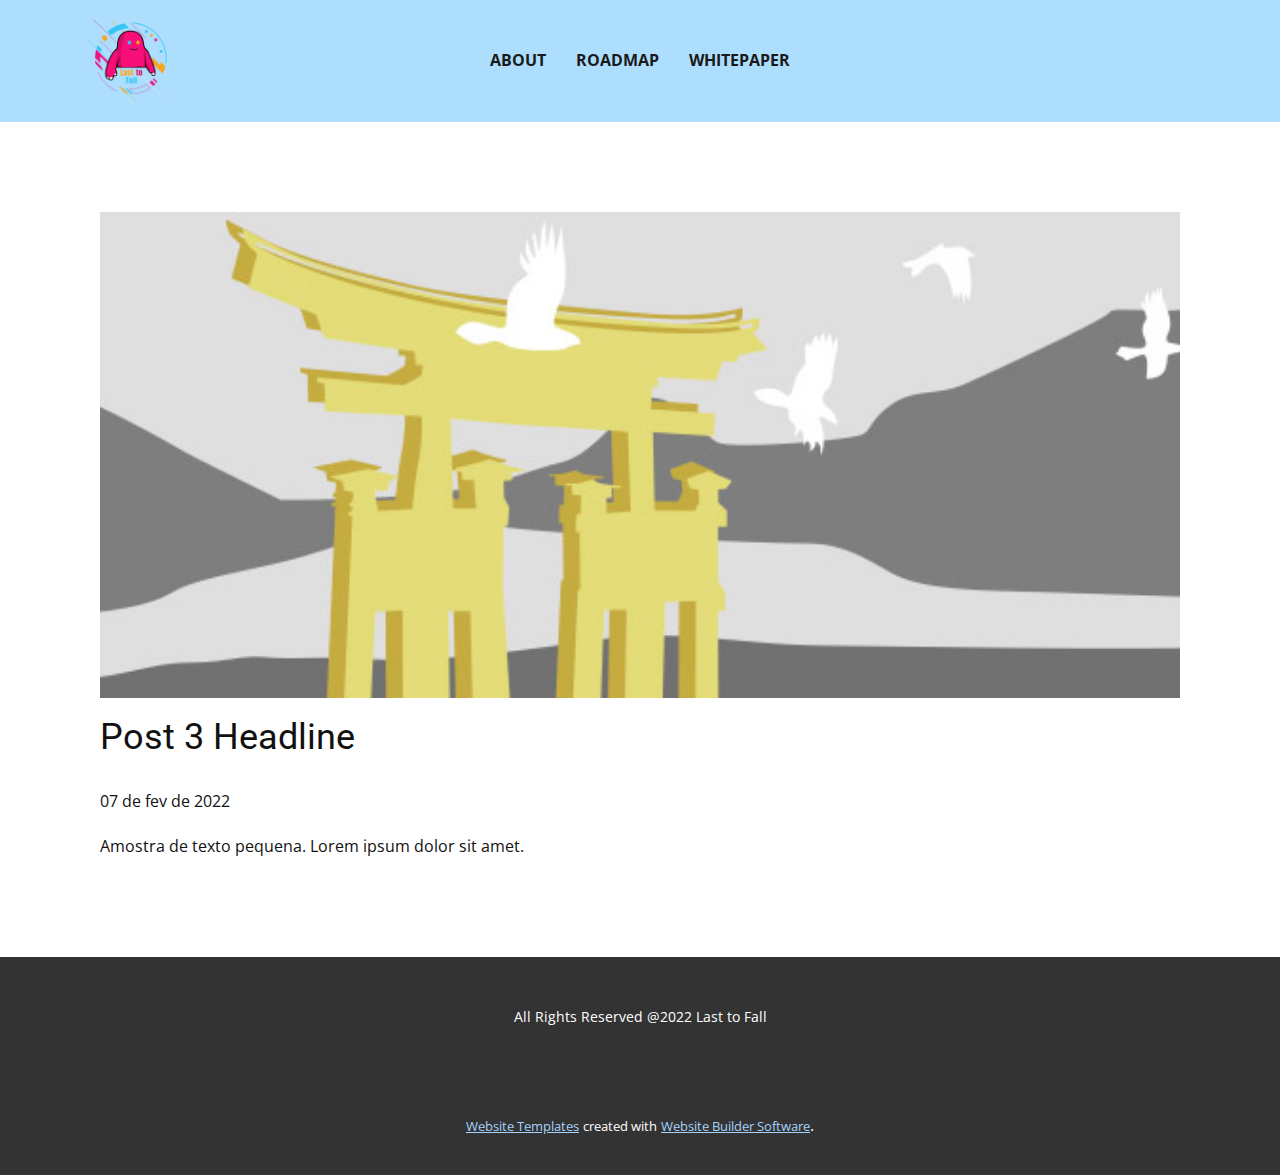
<file: Site/blog/post-2.html>
<!doctype html>
<html style="font-size: 16px;"><head>
    <meta name="viewport" content="width=device-width, initial-scale=1.0">
    <meta charset="utf-8">
    <meta name="keywords" content="Post 1 Headline">
    <meta name="description" content="">
    <meta name="page_type" content="np-template-header-footer-from-plugin">
    <title>Post 3 Headline</title>
    <link rel="stylesheet" href="../nicepage.css" media="screen">
<link rel="stylesheet" href="../Post-Template.css" media="screen">
    <script class="u-script" type="text/javascript" src="../jquery.js" defer=""></script>
    <script class="u-script" type="text/javascript" src="../nicepage.js" defer=""></script>
    <meta name="generator" content="Nicepage 4.7.1, nicepage.com">
    <link id="u-theme-google-font" rel="stylesheet" href="https://fonts.googleapis.com/css?family=Roboto:100,100i,300,300i,400,400i,500,500i,700,700i,900,900i|Open+Sans:300,300i,400,400i,500,500i,600,600i,700,700i,800,800i">
    
    
    <script type="application/ld+json">{
		"@context": "http://schema.org",
		"@type": "Organization",
		"name": "",
		"logo": "images/Last_to_Fall.png"
}</script>
    <meta name="theme-color" content="#2290f7">
  </head>
  <body class="u-body u-xl-mode"><header class="u-clearfix u-custom-color-2 u-header u-header" id="sec-f2d3"><div class="u-clearfix u-sheet u-sheet-1">
        <a href="https://nicepage.com" class="u-image u-logo u-image-1" data-image-width="1000" data-image-height="1000">
          <img src="../images/Last_to_Fall.png" class="u-logo-image u-logo-image-1">
        </a>
        <nav class="u-menu u-menu-dropdown u-offcanvas u-menu-1">
          <div class="menu-collapse" style="font-size: 1rem; letter-spacing: 0px; font-weight: 700; text-transform: uppercase;">
            <a class="u-button-style u-custom-active-border-color u-custom-border u-custom-border-color u-custom-borders u-custom-hover-border-color u-custom-left-right-menu-spacing u-custom-padding-bottom u-custom-text-color u-custom-text-hover-color u-custom-top-bottom-menu-spacing u-nav-link u-text-active-palette-1-base u-text-hover-palette-2-base" href="#">
              <svg class="u-svg-link" viewBox="0 0 24 24"><use xmlns:xlink="http://www.w3.org/1999/xlink" xlink:href="#menu-hamburger"></use></svg>
              <svg class="u-svg-content" version="1.1" id="menu-hamburger" viewBox="0 0 16 16" x="0px" y="0px" xmlns:xlink="http://www.w3.org/1999/xlink" xmlns="http://www.w3.org/2000/svg"><g><rect y="1" width="16" height="2"></rect><rect y="7" width="16" height="2"></rect><rect y="13" width="16" height="2"></rect>
</g></svg>
            </a>
          </div>
          <div class="u-custom-menu u-nav-container">
            <ul class="u-nav u-spacing-30 u-unstyled u-nav-1"><li class="u-nav-item"><a class="u-border-2 u-border-active-palette-1-base u-border-hover-palette-1-base u-border-no-left u-border-no-right u-border-no-top u-button-style u-nav-link u-text-active-palette-1-base u-text-grey-90 u-text-hover-grey-90" href="../Página-Inicial.html#about" data-page-id="35959161" style="padding: 10px 0px;">About</a>
</li><li class="u-nav-item"><a class="u-border-2 u-border-active-palette-1-base u-border-hover-palette-1-base u-border-no-left u-border-no-right u-border-no-top u-button-style u-nav-link u-text-active-palette-1-base u-text-grey-90 u-text-hover-grey-90" href="../Página-Inicial.html#roadmap" data-page-id="35959161" style="padding: 10px 0px;">RoadMap</a>
</li><li class="u-nav-item"><a class="u-border-2 u-border-active-palette-1-base u-border-hover-palette-1-base u-border-no-left u-border-no-right u-border-no-top u-button-style u-nav-link u-text-active-palette-1-base u-text-grey-90 u-text-hover-grey-90" style="padding: 10px 0px;">WhitePaper</a>
</li></ul>
          </div>
          <div class="u-custom-menu u-nav-container-collapse">
            <div class="u-black u-container-style u-inner-container-layout u-opacity u-opacity-95 u-sidenav">
              <div class="u-inner-container-layout u-sidenav-overflow">
                <div class="u-menu-close"></div>
                <ul class="u-align-center u-nav u-popupmenu-items u-unstyled u-nav-2"><li class="u-nav-item"><a class="u-button-style u-nav-link" href="../Página-Inicial.html#about" data-page-id="35959161" style="padding: 10px 0px;">About</a>
</li><li class="u-nav-item"><a class="u-button-style u-nav-link" href="../Página-Inicial.html#roadmap" data-page-id="35959161" style="padding: 10px 0px;">RoadMap</a>
</li><li class="u-nav-item"><a class="u-button-style u-nav-link" style="padding: 10px 0px;">WhitePaper</a>
</li></ul>
              </div>
            </div>
            <div class="u-black u-menu-overlay u-opacity u-opacity-70"></div>
          </div>
        </nav>
      </div></header>
    <section class="u-align-center u-clearfix u-section-1" id="sec-5b15">
      <div class="u-clearfix u-sheet u-valign-middle-md u-valign-middle-sm u-valign-middle-xs u-sheet-1"><!--post_details--><!--post_details_options_json--><!--{"source":""}--><!--/post_details_options_json--><!--blog_post-->
        <div class="u-container-style u-expanded-width u-post-details u-post-details-1">
          <div class="u-container-layout u-valign-middle u-container-layout-1"><!--blog_post_image-->
            <img alt="" class="u-blog-control u-expanded-width u-image u-image-default u-image-1" src="[data-uri]"><!--/blog_post_image--><!--blog_post_header-->
            <h2 class="u-blog-control u-text u-text-1">Post 3 Headline</h2><!--/blog_post_header--><!--blog_post_metadata-->
            <div class="u-blog-control u-metadata u-metadata-1"><!--blog_post_metadata_date-->
              <span class="u-meta-date u-meta-icon">07 de fev de 2022</span><!--/blog_post_metadata_date--><!--blog_post_metadata_category-->
              <!--/blog_post_metadata_category--><!--blog_post_metadata_comments-->
              <!--/blog_post_metadata_comments-->
            </div><!--/blog_post_metadata--><!--blog_post_content-->
            <div class="u-align-justify u-blog-control u-post-content u-text u-text-2 fr-view">
  Amostra de texto pequena. Lorem ipsum dolor sit amet.
  </div><!--/blog_post_content-->
          </div>
        </div><!--/blog_post--><!--/post_details-->
      </div>
    </section>
    
    
    <footer class="u-align-center u-clearfix u-footer u-grey-80 u-footer" id="sec-1152"><div class="u-clearfix u-sheet u-sheet-1">
        <p class="u-small-text u-text u-text-variant u-text-1"> All Rights Reserved @2022 Last to Fall</p>
      </div></footer>
    <section class="u-backlink u-clearfix u-grey-80">
      <a class="u-link" href="https://nicepage.com/website-templates" target="_blank">
        <span>Website Templates</span>
      </a>
      <p class="u-text">
        <span>created with</span>
      </p>
      <a class="u-link" href="" target="_blank">
        <span>Website Builder Software</span>
      </a>. 
    </section>
  
</body></html>
</file>
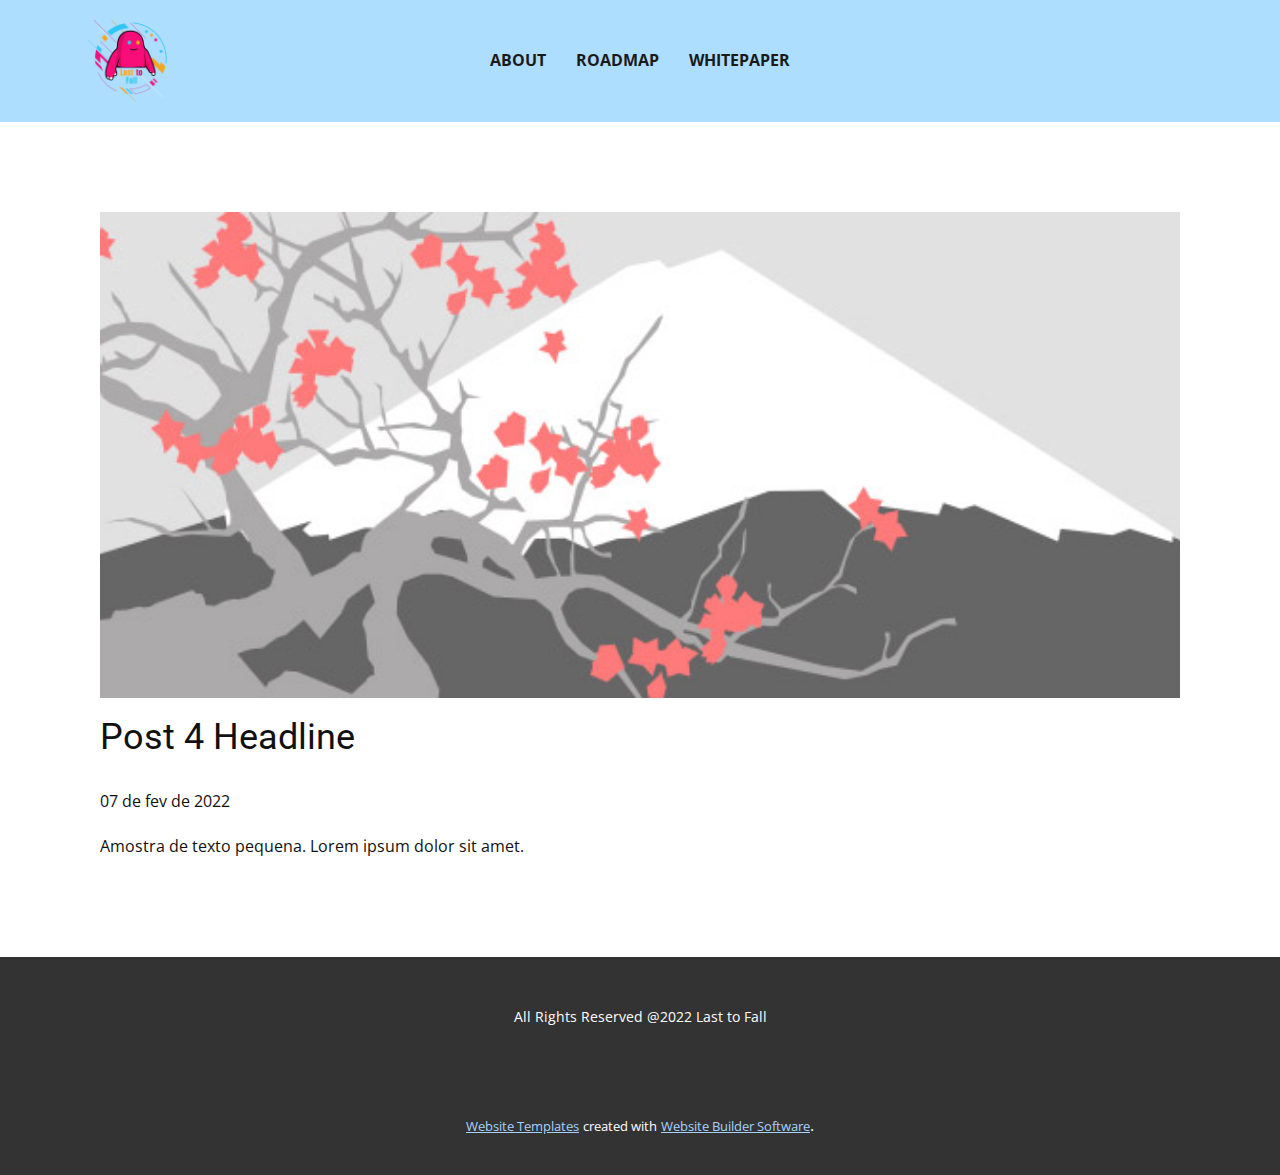
<file: Site/blog/post-3.html>
<!doctype html>
<html style="font-size: 16px;"><head>
    <meta name="viewport" content="width=device-width, initial-scale=1.0">
    <meta charset="utf-8">
    <meta name="keywords" content="Post 1 Headline">
    <meta name="description" content="">
    <meta name="page_type" content="np-template-header-footer-from-plugin">
    <title>Post 4 Headline</title>
    <link rel="stylesheet" href="../nicepage.css" media="screen">
<link rel="stylesheet" href="../Post-Template.css" media="screen">
    <script class="u-script" type="text/javascript" src="../jquery.js" defer=""></script>
    <script class="u-script" type="text/javascript" src="../nicepage.js" defer=""></script>
    <meta name="generator" content="Nicepage 4.7.1, nicepage.com">
    <link id="u-theme-google-font" rel="stylesheet" href="https://fonts.googleapis.com/css?family=Roboto:100,100i,300,300i,400,400i,500,500i,700,700i,900,900i|Open+Sans:300,300i,400,400i,500,500i,600,600i,700,700i,800,800i">
    
    
    <script type="application/ld+json">{
		"@context": "http://schema.org",
		"@type": "Organization",
		"name": "",
		"logo": "images/Last_to_Fall.png"
}</script>
    <meta name="theme-color" content="#2290f7">
  </head>
  <body class="u-body u-xl-mode"><header class="u-clearfix u-custom-color-2 u-header u-header" id="sec-f2d3"><div class="u-clearfix u-sheet u-sheet-1">
        <a href="https://nicepage.com" class="u-image u-logo u-image-1" data-image-width="1000" data-image-height="1000">
          <img src="../images/Last_to_Fall.png" class="u-logo-image u-logo-image-1">
        </a>
        <nav class="u-menu u-menu-dropdown u-offcanvas u-menu-1">
          <div class="menu-collapse" style="font-size: 1rem; letter-spacing: 0px; font-weight: 700; text-transform: uppercase;">
            <a class="u-button-style u-custom-active-border-color u-custom-border u-custom-border-color u-custom-borders u-custom-hover-border-color u-custom-left-right-menu-spacing u-custom-padding-bottom u-custom-text-color u-custom-text-hover-color u-custom-top-bottom-menu-spacing u-nav-link u-text-active-palette-1-base u-text-hover-palette-2-base" href="#">
              <svg class="u-svg-link" viewBox="0 0 24 24"><use xmlns:xlink="http://www.w3.org/1999/xlink" xlink:href="#menu-hamburger"></use></svg>
              <svg class="u-svg-content" version="1.1" id="menu-hamburger" viewBox="0 0 16 16" x="0px" y="0px" xmlns:xlink="http://www.w3.org/1999/xlink" xmlns="http://www.w3.org/2000/svg"><g><rect y="1" width="16" height="2"></rect><rect y="7" width="16" height="2"></rect><rect y="13" width="16" height="2"></rect>
</g></svg>
            </a>
          </div>
          <div class="u-custom-menu u-nav-container">
            <ul class="u-nav u-spacing-30 u-unstyled u-nav-1"><li class="u-nav-item"><a class="u-border-2 u-border-active-palette-1-base u-border-hover-palette-1-base u-border-no-left u-border-no-right u-border-no-top u-button-style u-nav-link u-text-active-palette-1-base u-text-grey-90 u-text-hover-grey-90" href="../Página-Inicial.html#about" data-page-id="35959161" style="padding: 10px 0px;">About</a>
</li><li class="u-nav-item"><a class="u-border-2 u-border-active-palette-1-base u-border-hover-palette-1-base u-border-no-left u-border-no-right u-border-no-top u-button-style u-nav-link u-text-active-palette-1-base u-text-grey-90 u-text-hover-grey-90" href="../Página-Inicial.html#roadmap" data-page-id="35959161" style="padding: 10px 0px;">RoadMap</a>
</li><li class="u-nav-item"><a class="u-border-2 u-border-active-palette-1-base u-border-hover-palette-1-base u-border-no-left u-border-no-right u-border-no-top u-button-style u-nav-link u-text-active-palette-1-base u-text-grey-90 u-text-hover-grey-90" style="padding: 10px 0px;">WhitePaper</a>
</li></ul>
          </div>
          <div class="u-custom-menu u-nav-container-collapse">
            <div class="u-black u-container-style u-inner-container-layout u-opacity u-opacity-95 u-sidenav">
              <div class="u-inner-container-layout u-sidenav-overflow">
                <div class="u-menu-close"></div>
                <ul class="u-align-center u-nav u-popupmenu-items u-unstyled u-nav-2"><li class="u-nav-item"><a class="u-button-style u-nav-link" href="../Página-Inicial.html#about" data-page-id="35959161" style="padding: 10px 0px;">About</a>
</li><li class="u-nav-item"><a class="u-button-style u-nav-link" href="../Página-Inicial.html#roadmap" data-page-id="35959161" style="padding: 10px 0px;">RoadMap</a>
</li><li class="u-nav-item"><a class="u-button-style u-nav-link" style="padding: 10px 0px;">WhitePaper</a>
</li></ul>
              </div>
            </div>
            <div class="u-black u-menu-overlay u-opacity u-opacity-70"></div>
          </div>
        </nav>
      </div></header>
    <section class="u-align-center u-clearfix u-section-1" id="sec-5b15">
      <div class="u-clearfix u-sheet u-valign-middle-md u-valign-middle-sm u-valign-middle-xs u-sheet-1"><!--post_details--><!--post_details_options_json--><!--{"source":""}--><!--/post_details_options_json--><!--blog_post-->
        <div class="u-container-style u-expanded-width u-post-details u-post-details-1">
          <div class="u-container-layout u-valign-middle u-container-layout-1"><!--blog_post_image-->
            <img alt="" class="u-blog-control u-expanded-width u-image u-image-default u-image-1" src="[data-uri]"><!--/blog_post_image--><!--blog_post_header-->
            <h2 class="u-blog-control u-text u-text-1">Post 4 Headline</h2><!--/blog_post_header--><!--blog_post_metadata-->
            <div class="u-blog-control u-metadata u-metadata-1"><!--blog_post_metadata_date-->
              <span class="u-meta-date u-meta-icon">07 de fev de 2022</span><!--/blog_post_metadata_date--><!--blog_post_metadata_category-->
              <!--/blog_post_metadata_category--><!--blog_post_metadata_comments-->
              <!--/blog_post_metadata_comments-->
            </div><!--/blog_post_metadata--><!--blog_post_content-->
            <div class="u-align-justify u-blog-control u-post-content u-text u-text-2 fr-view">
  Amostra de texto pequena. Lorem ipsum dolor sit amet.
  </div><!--/blog_post_content-->
          </div>
        </div><!--/blog_post--><!--/post_details-->
      </div>
    </section>
    
    
    <footer class="u-align-center u-clearfix u-footer u-grey-80 u-footer" id="sec-1152"><div class="u-clearfix u-sheet u-sheet-1">
        <p class="u-small-text u-text u-text-variant u-text-1"> All Rights Reserved @2022 Last to Fall</p>
      </div></footer>
    <section class="u-backlink u-clearfix u-grey-80">
      <a class="u-link" href="https://nicepage.com/website-templates" target="_blank">
        <span>Website Templates</span>
      </a>
      <p class="u-text">
        <span>created with</span>
      </p>
      <a class="u-link" href="" target="_blank">
        <span>Website Builder Software</span>
      </a>. 
    </section>
  
</body></html>
</file>
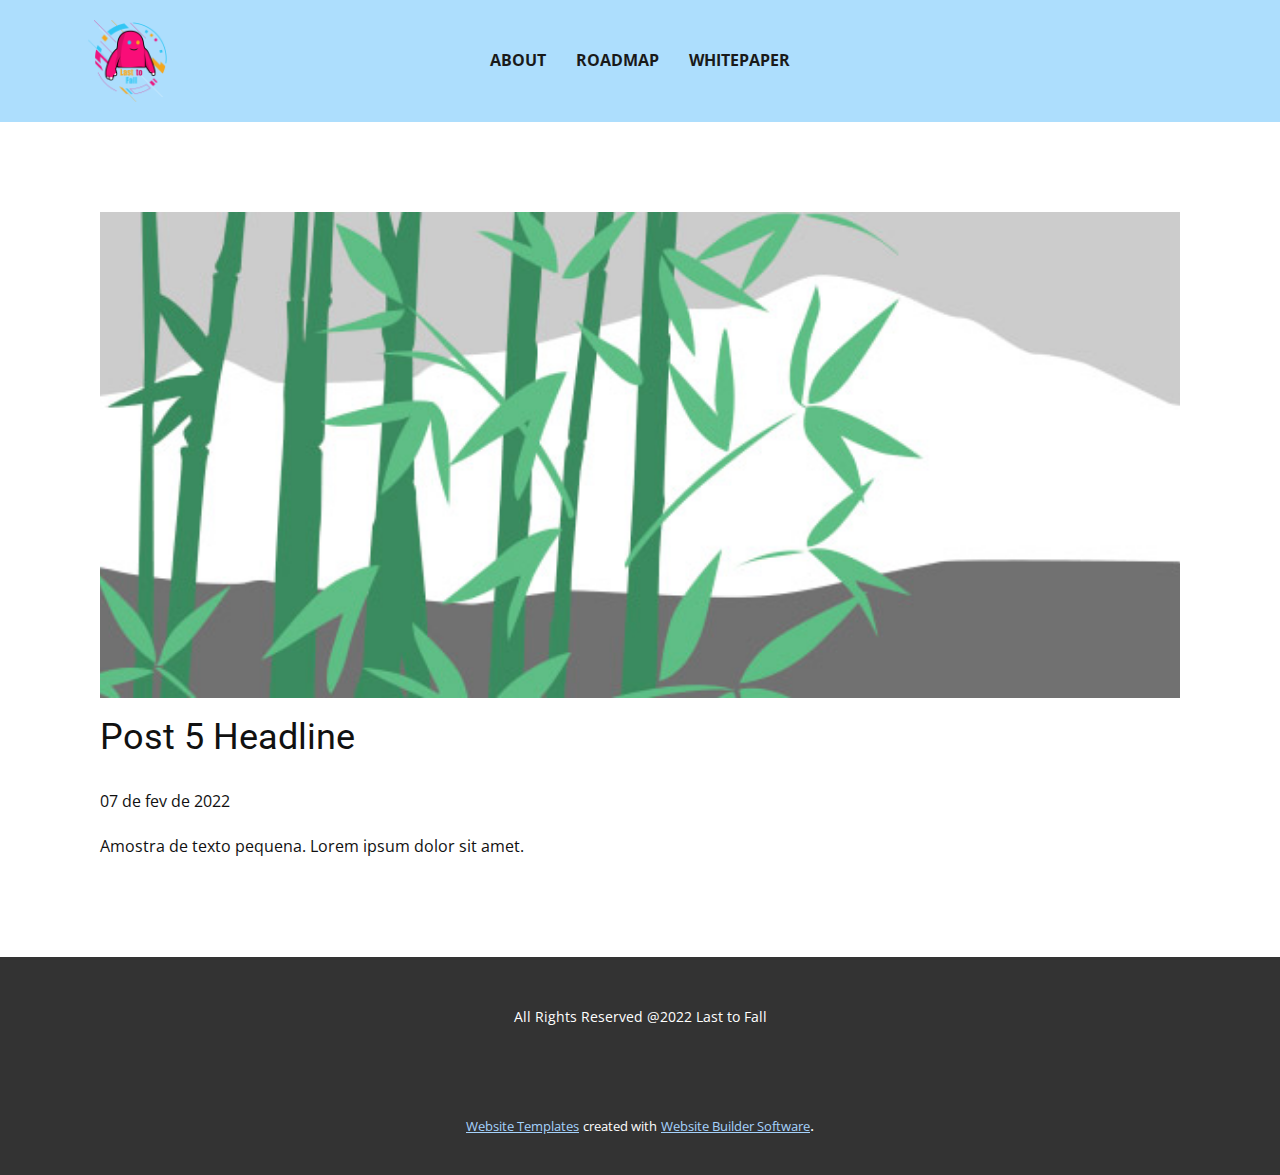
<file: Site/blog/post-4.html>
<!doctype html>
<html style="font-size: 16px;"><head>
    <meta name="viewport" content="width=device-width, initial-scale=1.0">
    <meta charset="utf-8">
    <meta name="keywords" content="Post 1 Headline">
    <meta name="description" content="">
    <meta name="page_type" content="np-template-header-footer-from-plugin">
    <title>Post 5 Headline</title>
    <link rel="stylesheet" href="../nicepage.css" media="screen">
<link rel="stylesheet" href="../Post-Template.css" media="screen">
    <script class="u-script" type="text/javascript" src="../jquery.js" defer=""></script>
    <script class="u-script" type="text/javascript" src="../nicepage.js" defer=""></script>
    <meta name="generator" content="Nicepage 4.7.1, nicepage.com">
    <link id="u-theme-google-font" rel="stylesheet" href="https://fonts.googleapis.com/css?family=Roboto:100,100i,300,300i,400,400i,500,500i,700,700i,900,900i|Open+Sans:300,300i,400,400i,500,500i,600,600i,700,700i,800,800i">
    
    
    <script type="application/ld+json">{
		"@context": "http://schema.org",
		"@type": "Organization",
		"name": "",
		"logo": "images/Last_to_Fall.png"
}</script>
    <meta name="theme-color" content="#2290f7">
  </head>
  <body class="u-body u-xl-mode"><header class="u-clearfix u-custom-color-2 u-header u-header" id="sec-f2d3"><div class="u-clearfix u-sheet u-sheet-1">
        <a href="https://nicepage.com" class="u-image u-logo u-image-1" data-image-width="1000" data-image-height="1000">
          <img src="../images/Last_to_Fall.png" class="u-logo-image u-logo-image-1">
        </a>
        <nav class="u-menu u-menu-dropdown u-offcanvas u-menu-1">
          <div class="menu-collapse" style="font-size: 1rem; letter-spacing: 0px; font-weight: 700; text-transform: uppercase;">
            <a class="u-button-style u-custom-active-border-color u-custom-border u-custom-border-color u-custom-borders u-custom-hover-border-color u-custom-left-right-menu-spacing u-custom-padding-bottom u-custom-text-color u-custom-text-hover-color u-custom-top-bottom-menu-spacing u-nav-link u-text-active-palette-1-base u-text-hover-palette-2-base" href="#">
              <svg class="u-svg-link" viewBox="0 0 24 24"><use xmlns:xlink="http://www.w3.org/1999/xlink" xlink:href="#menu-hamburger"></use></svg>
              <svg class="u-svg-content" version="1.1" id="menu-hamburger" viewBox="0 0 16 16" x="0px" y="0px" xmlns:xlink="http://www.w3.org/1999/xlink" xmlns="http://www.w3.org/2000/svg"><g><rect y="1" width="16" height="2"></rect><rect y="7" width="16" height="2"></rect><rect y="13" width="16" height="2"></rect>
</g></svg>
            </a>
          </div>
          <div class="u-custom-menu u-nav-container">
            <ul class="u-nav u-spacing-30 u-unstyled u-nav-1"><li class="u-nav-item"><a class="u-border-2 u-border-active-palette-1-base u-border-hover-palette-1-base u-border-no-left u-border-no-right u-border-no-top u-button-style u-nav-link u-text-active-palette-1-base u-text-grey-90 u-text-hover-grey-90" href="../Página-Inicial.html#about" data-page-id="35959161" style="padding: 10px 0px;">About</a>
</li><li class="u-nav-item"><a class="u-border-2 u-border-active-palette-1-base u-border-hover-palette-1-base u-border-no-left u-border-no-right u-border-no-top u-button-style u-nav-link u-text-active-palette-1-base u-text-grey-90 u-text-hover-grey-90" href="../Página-Inicial.html#roadmap" data-page-id="35959161" style="padding: 10px 0px;">RoadMap</a>
</li><li class="u-nav-item"><a class="u-border-2 u-border-active-palette-1-base u-border-hover-palette-1-base u-border-no-left u-border-no-right u-border-no-top u-button-style u-nav-link u-text-active-palette-1-base u-text-grey-90 u-text-hover-grey-90" style="padding: 10px 0px;">WhitePaper</a>
</li></ul>
          </div>
          <div class="u-custom-menu u-nav-container-collapse">
            <div class="u-black u-container-style u-inner-container-layout u-opacity u-opacity-95 u-sidenav">
              <div class="u-inner-container-layout u-sidenav-overflow">
                <div class="u-menu-close"></div>
                <ul class="u-align-center u-nav u-popupmenu-items u-unstyled u-nav-2"><li class="u-nav-item"><a class="u-button-style u-nav-link" href="../Página-Inicial.html#about" data-page-id="35959161" style="padding: 10px 0px;">About</a>
</li><li class="u-nav-item"><a class="u-button-style u-nav-link" href="../Página-Inicial.html#roadmap" data-page-id="35959161" style="padding: 10px 0px;">RoadMap</a>
</li><li class="u-nav-item"><a class="u-button-style u-nav-link" style="padding: 10px 0px;">WhitePaper</a>
</li></ul>
              </div>
            </div>
            <div class="u-black u-menu-overlay u-opacity u-opacity-70"></div>
          </div>
        </nav>
      </div></header>
    <section class="u-align-center u-clearfix u-section-1" id="sec-5b15">
      <div class="u-clearfix u-sheet u-valign-middle-md u-valign-middle-sm u-valign-middle-xs u-sheet-1"><!--post_details--><!--post_details_options_json--><!--{"source":""}--><!--/post_details_options_json--><!--blog_post-->
        <div class="u-container-style u-expanded-width u-post-details u-post-details-1">
          <div class="u-container-layout u-valign-middle u-container-layout-1"><!--blog_post_image-->
            <img alt="" class="u-blog-control u-expanded-width u-image u-image-default u-image-1" src="[data-uri]"><!--/blog_post_image--><!--blog_post_header-->
            <h2 class="u-blog-control u-text u-text-1">Post 5 Headline</h2><!--/blog_post_header--><!--blog_post_metadata-->
            <div class="u-blog-control u-metadata u-metadata-1"><!--blog_post_metadata_date-->
              <span class="u-meta-date u-meta-icon">07 de fev de 2022</span><!--/blog_post_metadata_date--><!--blog_post_metadata_category-->
              <!--/blog_post_metadata_category--><!--blog_post_metadata_comments-->
              <!--/blog_post_metadata_comments-->
            </div><!--/blog_post_metadata--><!--blog_post_content-->
            <div class="u-align-justify u-blog-control u-post-content u-text u-text-2 fr-view">
  Amostra de texto pequena. Lorem ipsum dolor sit amet.
  </div><!--/blog_post_content-->
          </div>
        </div><!--/blog_post--><!--/post_details-->
      </div>
    </section>
    
    
    <footer class="u-align-center u-clearfix u-footer u-grey-80 u-footer" id="sec-1152"><div class="u-clearfix u-sheet u-sheet-1">
        <p class="u-small-text u-text u-text-variant u-text-1"> All Rights Reserved @2022 Last to Fall</p>
      </div></footer>
    <section class="u-backlink u-clearfix u-grey-80">
      <a class="u-link" href="https://nicepage.com/website-templates" target="_blank">
        <span>Website Templates</span>
      </a>
      <p class="u-text">
        <span>created with</span>
      </p>
      <a class="u-link" href="" target="_blank">
        <span>Website Builder Software</span>
      </a>. 
    </section>
  
</body></html>
</file>
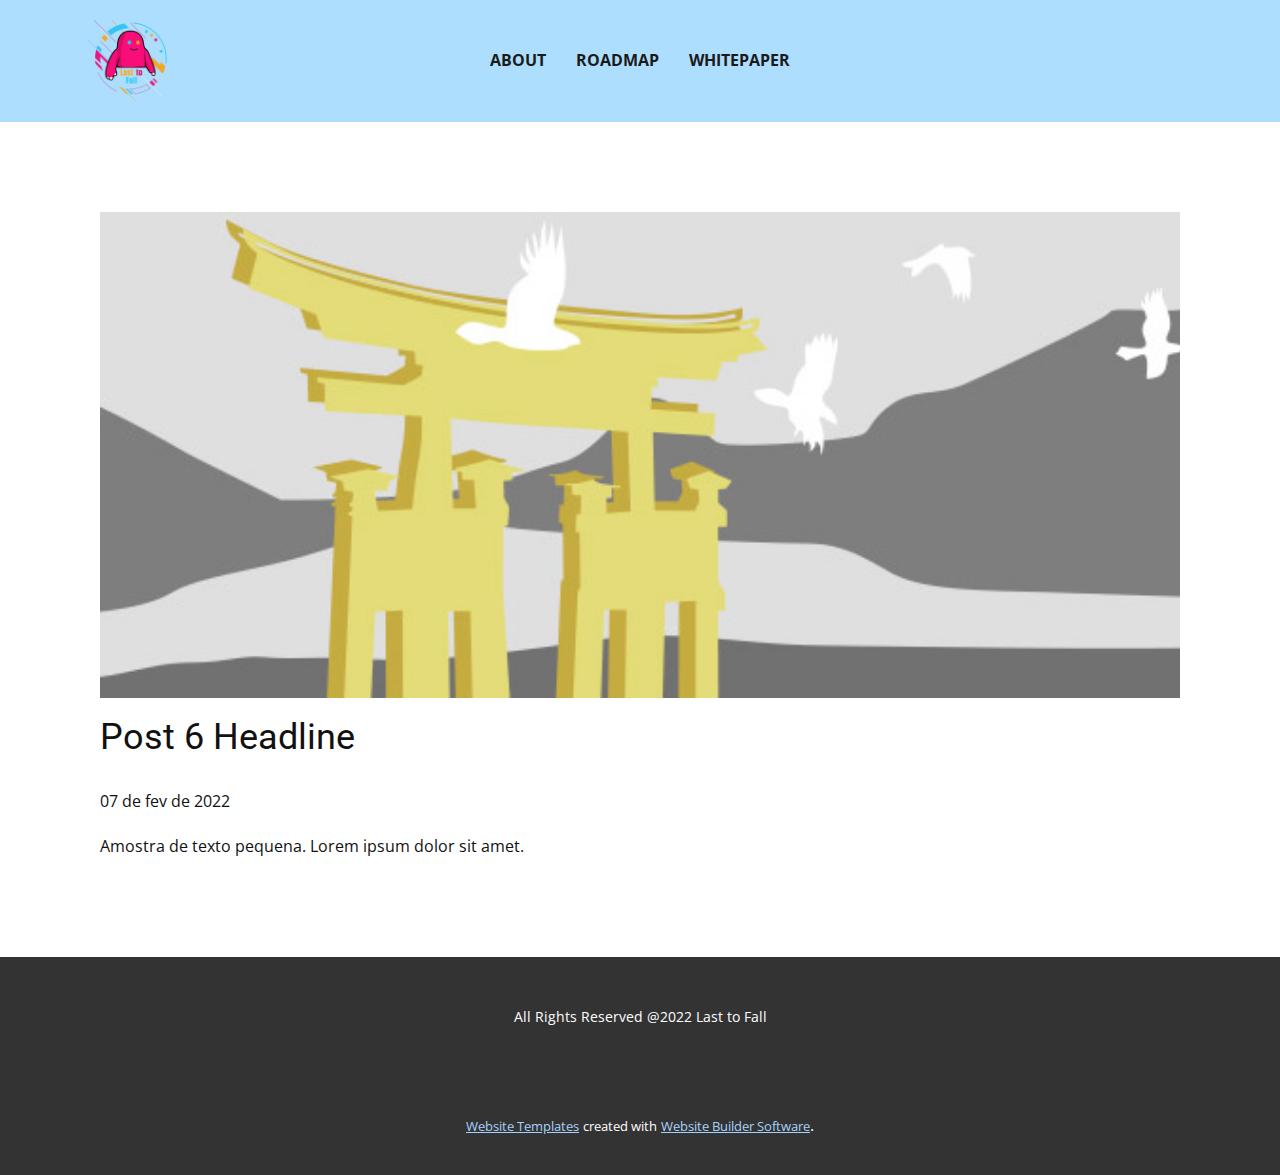
<file: Site/blog/post-5.html>
<!doctype html>
<html style="font-size: 16px;"><head>
    <meta name="viewport" content="width=device-width, initial-scale=1.0">
    <meta charset="utf-8">
    <meta name="keywords" content="Post 1 Headline">
    <meta name="description" content="">
    <meta name="page_type" content="np-template-header-footer-from-plugin">
    <title>Post 6 Headline</title>
    <link rel="stylesheet" href="../nicepage.css" media="screen">
<link rel="stylesheet" href="../Post-Template.css" media="screen">
    <script class="u-script" type="text/javascript" src="../jquery.js" defer=""></script>
    <script class="u-script" type="text/javascript" src="../nicepage.js" defer=""></script>
    <meta name="generator" content="Nicepage 4.7.1, nicepage.com">
    <link id="u-theme-google-font" rel="stylesheet" href="https://fonts.googleapis.com/css?family=Roboto:100,100i,300,300i,400,400i,500,500i,700,700i,900,900i|Open+Sans:300,300i,400,400i,500,500i,600,600i,700,700i,800,800i">
    
    
    <script type="application/ld+json">{
		"@context": "http://schema.org",
		"@type": "Organization",
		"name": "",
		"logo": "images/Last_to_Fall.png"
}</script>
    <meta name="theme-color" content="#2290f7">
  </head>
  <body class="u-body u-xl-mode"><header class="u-clearfix u-custom-color-2 u-header u-header" id="sec-f2d3"><div class="u-clearfix u-sheet u-sheet-1">
        <a href="https://nicepage.com" class="u-image u-logo u-image-1" data-image-width="1000" data-image-height="1000">
          <img src="../images/Last_to_Fall.png" class="u-logo-image u-logo-image-1">
        </a>
        <nav class="u-menu u-menu-dropdown u-offcanvas u-menu-1">
          <div class="menu-collapse" style="font-size: 1rem; letter-spacing: 0px; font-weight: 700; text-transform: uppercase;">
            <a class="u-button-style u-custom-active-border-color u-custom-border u-custom-border-color u-custom-borders u-custom-hover-border-color u-custom-left-right-menu-spacing u-custom-padding-bottom u-custom-text-color u-custom-text-hover-color u-custom-top-bottom-menu-spacing u-nav-link u-text-active-palette-1-base u-text-hover-palette-2-base" href="#">
              <svg class="u-svg-link" viewBox="0 0 24 24"><use xmlns:xlink="http://www.w3.org/1999/xlink" xlink:href="#menu-hamburger"></use></svg>
              <svg class="u-svg-content" version="1.1" id="menu-hamburger" viewBox="0 0 16 16" x="0px" y="0px" xmlns:xlink="http://www.w3.org/1999/xlink" xmlns="http://www.w3.org/2000/svg"><g><rect y="1" width="16" height="2"></rect><rect y="7" width="16" height="2"></rect><rect y="13" width="16" height="2"></rect>
</g></svg>
            </a>
          </div>
          <div class="u-custom-menu u-nav-container">
            <ul class="u-nav u-spacing-30 u-unstyled u-nav-1"><li class="u-nav-item"><a class="u-border-2 u-border-active-palette-1-base u-border-hover-palette-1-base u-border-no-left u-border-no-right u-border-no-top u-button-style u-nav-link u-text-active-palette-1-base u-text-grey-90 u-text-hover-grey-90" href="../Página-Inicial.html#about" data-page-id="35959161" style="padding: 10px 0px;">About</a>
</li><li class="u-nav-item"><a class="u-border-2 u-border-active-palette-1-base u-border-hover-palette-1-base u-border-no-left u-border-no-right u-border-no-top u-button-style u-nav-link u-text-active-palette-1-base u-text-grey-90 u-text-hover-grey-90" href="../Página-Inicial.html#roadmap" data-page-id="35959161" style="padding: 10px 0px;">RoadMap</a>
</li><li class="u-nav-item"><a class="u-border-2 u-border-active-palette-1-base u-border-hover-palette-1-base u-border-no-left u-border-no-right u-border-no-top u-button-style u-nav-link u-text-active-palette-1-base u-text-grey-90 u-text-hover-grey-90" style="padding: 10px 0px;">WhitePaper</a>
</li></ul>
          </div>
          <div class="u-custom-menu u-nav-container-collapse">
            <div class="u-black u-container-style u-inner-container-layout u-opacity u-opacity-95 u-sidenav">
              <div class="u-inner-container-layout u-sidenav-overflow">
                <div class="u-menu-close"></div>
                <ul class="u-align-center u-nav u-popupmenu-items u-unstyled u-nav-2"><li class="u-nav-item"><a class="u-button-style u-nav-link" href="../Página-Inicial.html#about" data-page-id="35959161" style="padding: 10px 0px;">About</a>
</li><li class="u-nav-item"><a class="u-button-style u-nav-link" href="../Página-Inicial.html#roadmap" data-page-id="35959161" style="padding: 10px 0px;">RoadMap</a>
</li><li class="u-nav-item"><a class="u-button-style u-nav-link" style="padding: 10px 0px;">WhitePaper</a>
</li></ul>
              </div>
            </div>
            <div class="u-black u-menu-overlay u-opacity u-opacity-70"></div>
          </div>
        </nav>
      </div></header>
    <section class="u-align-center u-clearfix u-section-1" id="sec-5b15">
      <div class="u-clearfix u-sheet u-valign-middle-md u-valign-middle-sm u-valign-middle-xs u-sheet-1"><!--post_details--><!--post_details_options_json--><!--{"source":""}--><!--/post_details_options_json--><!--blog_post-->
        <div class="u-container-style u-expanded-width u-post-details u-post-details-1">
          <div class="u-container-layout u-valign-middle u-container-layout-1"><!--blog_post_image-->
            <img alt="" class="u-blog-control u-expanded-width u-image u-image-default u-image-1" src="[data-uri]"><!--/blog_post_image--><!--blog_post_header-->
            <h2 class="u-blog-control u-text u-text-1">Post 6 Headline</h2><!--/blog_post_header--><!--blog_post_metadata-->
            <div class="u-blog-control u-metadata u-metadata-1"><!--blog_post_metadata_date-->
              <span class="u-meta-date u-meta-icon">07 de fev de 2022</span><!--/blog_post_metadata_date--><!--blog_post_metadata_category-->
              <!--/blog_post_metadata_category--><!--blog_post_metadata_comments-->
              <!--/blog_post_metadata_comments-->
            </div><!--/blog_post_metadata--><!--blog_post_content-->
            <div class="u-align-justify u-blog-control u-post-content u-text u-text-2 fr-view">
  Amostra de texto pequena. Lorem ipsum dolor sit amet.
  </div><!--/blog_post_content-->
          </div>
        </div><!--/blog_post--><!--/post_details-->
      </div>
    </section>
    
    
    <footer class="u-align-center u-clearfix u-footer u-grey-80 u-footer" id="sec-1152"><div class="u-clearfix u-sheet u-sheet-1">
        <p class="u-small-text u-text u-text-variant u-text-1"> All Rights Reserved @2022 Last to Fall</p>
      </div></footer>
    <section class="u-backlink u-clearfix u-grey-80">
      <a class="u-link" href="https://nicepage.com/website-templates" target="_blank">
        <span>Website Templates</span>
      </a>
      <p class="u-text">
        <span>created with</span>
      </p>
      <a class="u-link" href="" target="_blank">
        <span>Website Builder Software</span>
      </a>. 
    </section>
  
</body></html>
</file>
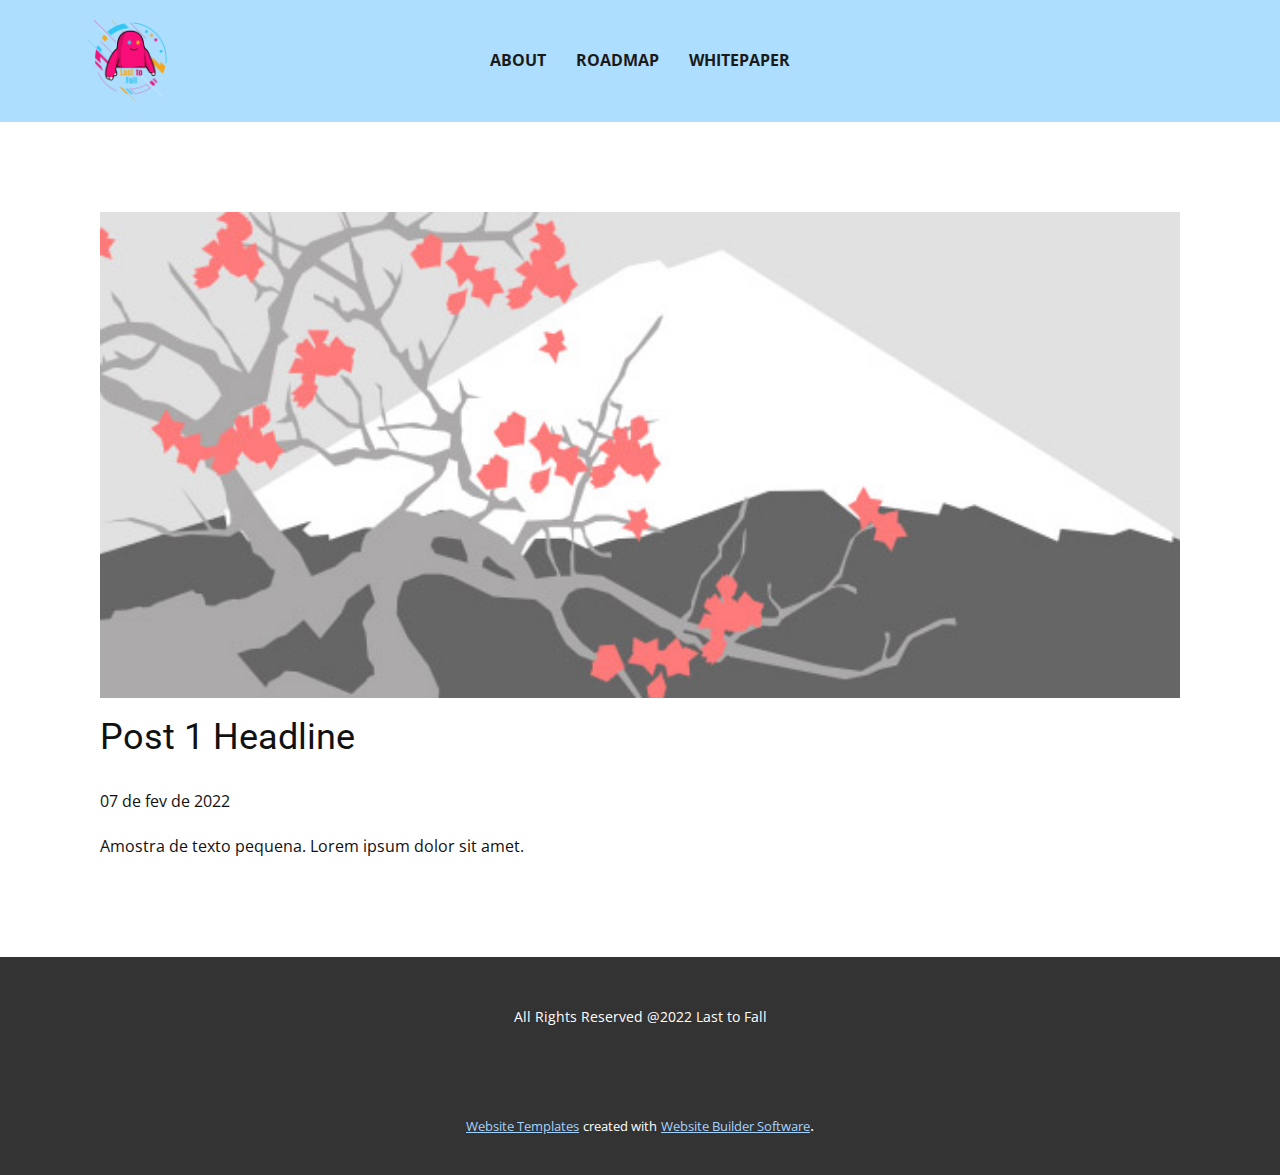
<file: Site/blog/post.html>
<!doctype html>
<html style="font-size: 16px;"><head>
    <meta name="viewport" content="width=device-width, initial-scale=1.0">
    <meta charset="utf-8">
    <meta name="keywords" content="Post 1 Headline">
    <meta name="description" content="">
    <meta name="page_type" content="np-template-header-footer-from-plugin">
    <title>Post 1 Headline</title>
    <link rel="stylesheet" href="../nicepage.css" media="screen">
<link rel="stylesheet" href="../Post-Template.css" media="screen">
    <script class="u-script" type="text/javascript" src="../jquery.js" defer=""></script>
    <script class="u-script" type="text/javascript" src="../nicepage.js" defer=""></script>
    <meta name="generator" content="Nicepage 4.7.1, nicepage.com">
    <link id="u-theme-google-font" rel="stylesheet" href="https://fonts.googleapis.com/css?family=Roboto:100,100i,300,300i,400,400i,500,500i,700,700i,900,900i|Open+Sans:300,300i,400,400i,500,500i,600,600i,700,700i,800,800i">
    
    
    <script type="application/ld+json">{
		"@context": "http://schema.org",
		"@type": "Organization",
		"name": "",
		"logo": "images/Last_to_Fall.png"
}</script>
    <meta name="theme-color" content="#2290f7">
  </head>
  <body class="u-body u-xl-mode"><header class="u-clearfix u-custom-color-2 u-header u-header" id="sec-f2d3"><div class="u-clearfix u-sheet u-sheet-1">
        <a href="https://nicepage.com" class="u-image u-logo u-image-1" data-image-width="1000" data-image-height="1000">
          <img src="../images/Last_to_Fall.png" class="u-logo-image u-logo-image-1">
        </a>
        <nav class="u-menu u-menu-dropdown u-offcanvas u-menu-1">
          <div class="menu-collapse" style="font-size: 1rem; letter-spacing: 0px; font-weight: 700; text-transform: uppercase;">
            <a class="u-button-style u-custom-active-border-color u-custom-border u-custom-border-color u-custom-borders u-custom-hover-border-color u-custom-left-right-menu-spacing u-custom-padding-bottom u-custom-text-color u-custom-text-hover-color u-custom-top-bottom-menu-spacing u-nav-link u-text-active-palette-1-base u-text-hover-palette-2-base" href="#">
              <svg class="u-svg-link" viewBox="0 0 24 24"><use xmlns:xlink="http://www.w3.org/1999/xlink" xlink:href="#menu-hamburger"></use></svg>
              <svg class="u-svg-content" version="1.1" id="menu-hamburger" viewBox="0 0 16 16" x="0px" y="0px" xmlns:xlink="http://www.w3.org/1999/xlink" xmlns="http://www.w3.org/2000/svg"><g><rect y="1" width="16" height="2"></rect><rect y="7" width="16" height="2"></rect><rect y="13" width="16" height="2"></rect>
</g></svg>
            </a>
          </div>
          <div class="u-custom-menu u-nav-container">
            <ul class="u-nav u-spacing-30 u-unstyled u-nav-1"><li class="u-nav-item"><a class="u-border-2 u-border-active-palette-1-base u-border-hover-palette-1-base u-border-no-left u-border-no-right u-border-no-top u-button-style u-nav-link u-text-active-palette-1-base u-text-grey-90 u-text-hover-grey-90" href="../Página-Inicial.html#about" data-page-id="35959161" style="padding: 10px 0px;">About</a>
</li><li class="u-nav-item"><a class="u-border-2 u-border-active-palette-1-base u-border-hover-palette-1-base u-border-no-left u-border-no-right u-border-no-top u-button-style u-nav-link u-text-active-palette-1-base u-text-grey-90 u-text-hover-grey-90" href="../Página-Inicial.html#roadmap" data-page-id="35959161" style="padding: 10px 0px;">RoadMap</a>
</li><li class="u-nav-item"><a class="u-border-2 u-border-active-palette-1-base u-border-hover-palette-1-base u-border-no-left u-border-no-right u-border-no-top u-button-style u-nav-link u-text-active-palette-1-base u-text-grey-90 u-text-hover-grey-90" style="padding: 10px 0px;">WhitePaper</a>
</li></ul>
          </div>
          <div class="u-custom-menu u-nav-container-collapse">
            <div class="u-black u-container-style u-inner-container-layout u-opacity u-opacity-95 u-sidenav">
              <div class="u-inner-container-layout u-sidenav-overflow">
                <div class="u-menu-close"></div>
                <ul class="u-align-center u-nav u-popupmenu-items u-unstyled u-nav-2"><li class="u-nav-item"><a class="u-button-style u-nav-link" href="../Página-Inicial.html#about" data-page-id="35959161" style="padding: 10px 0px;">About</a>
</li><li class="u-nav-item"><a class="u-button-style u-nav-link" href="../Página-Inicial.html#roadmap" data-page-id="35959161" style="padding: 10px 0px;">RoadMap</a>
</li><li class="u-nav-item"><a class="u-button-style u-nav-link" style="padding: 10px 0px;">WhitePaper</a>
</li></ul>
              </div>
            </div>
            <div class="u-black u-menu-overlay u-opacity u-opacity-70"></div>
          </div>
        </nav>
      </div></header>
    <section class="u-align-center u-clearfix u-section-1" id="sec-5b15">
      <div class="u-clearfix u-sheet u-valign-middle-md u-valign-middle-sm u-valign-middle-xs u-sheet-1"><!--post_details--><!--post_details_options_json--><!--{"source":""}--><!--/post_details_options_json--><!--blog_post-->
        <div class="u-container-style u-expanded-width u-post-details u-post-details-1">
          <div class="u-container-layout u-valign-middle u-container-layout-1"><!--blog_post_image-->
            <img alt="" class="u-blog-control u-expanded-width u-image u-image-default u-image-1" src="[data-uri]"><!--/blog_post_image--><!--blog_post_header-->
            <h2 class="u-blog-control u-text u-text-1">Post 1 Headline</h2><!--/blog_post_header--><!--blog_post_metadata-->
            <div class="u-blog-control u-metadata u-metadata-1"><!--blog_post_metadata_date-->
              <span class="u-meta-date u-meta-icon">07 de fev de 2022</span><!--/blog_post_metadata_date--><!--blog_post_metadata_category-->
              <!--/blog_post_metadata_category--><!--blog_post_metadata_comments-->
              <!--/blog_post_metadata_comments-->
            </div><!--/blog_post_metadata--><!--blog_post_content-->
            <div class="u-align-justify u-blog-control u-post-content u-text u-text-2 fr-view">
  Amostra de texto pequena. Lorem ipsum dolor sit amet.
  </div><!--/blog_post_content-->
          </div>
        </div><!--/blog_post--><!--/post_details-->
      </div>
    </section>
    
    
    <footer class="u-align-center u-clearfix u-footer u-grey-80 u-footer" id="sec-1152"><div class="u-clearfix u-sheet u-sheet-1">
        <p class="u-small-text u-text u-text-variant u-text-1"> All Rights Reserved @2022 Last to Fall</p>
      </div></footer>
    <section class="u-backlink u-clearfix u-grey-80">
      <a class="u-link" href="https://nicepage.com/website-templates" target="_blank">
        <span>Website Templates</span>
      </a>
      <p class="u-text">
        <span>created with</span>
      </p>
      <a class="u-link" href="" target="_blank">
        <span>Website Builder Software</span>
      </a>. 
    </section>
  
</body></html>
</file>
